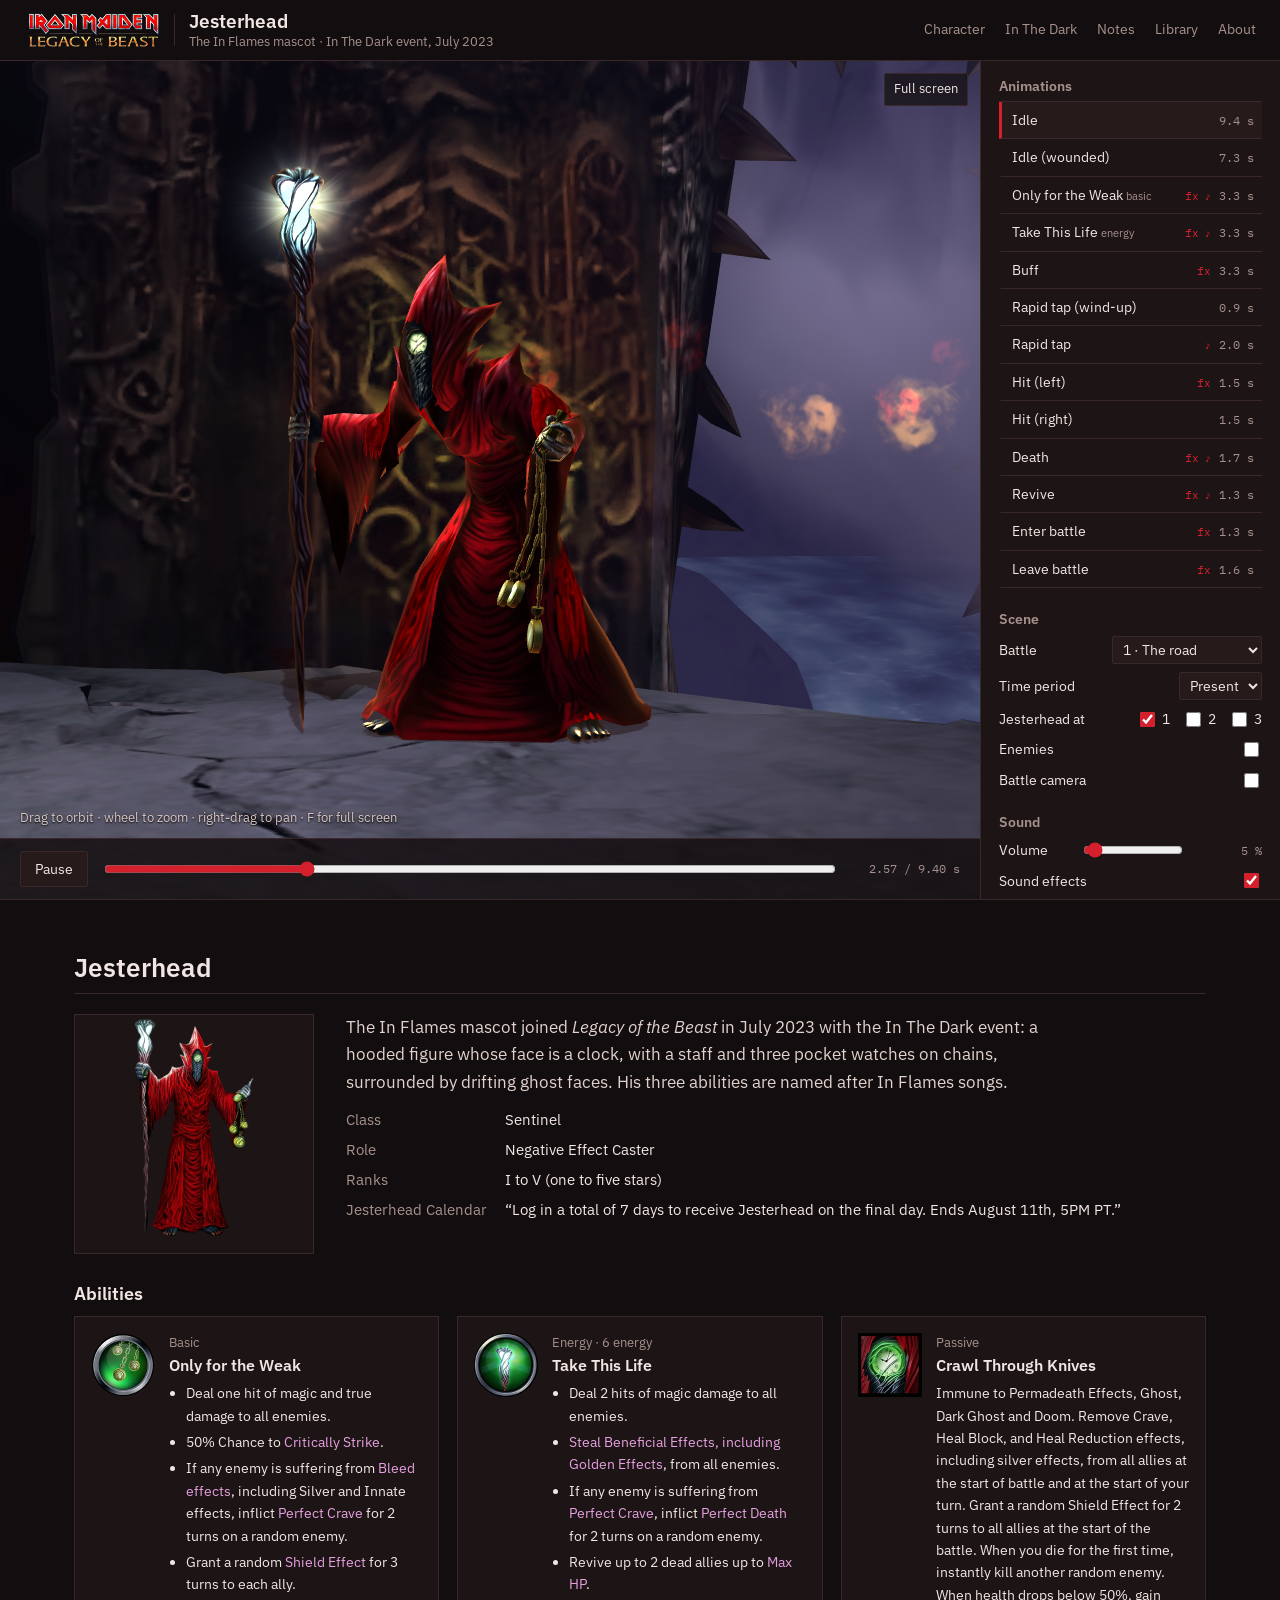
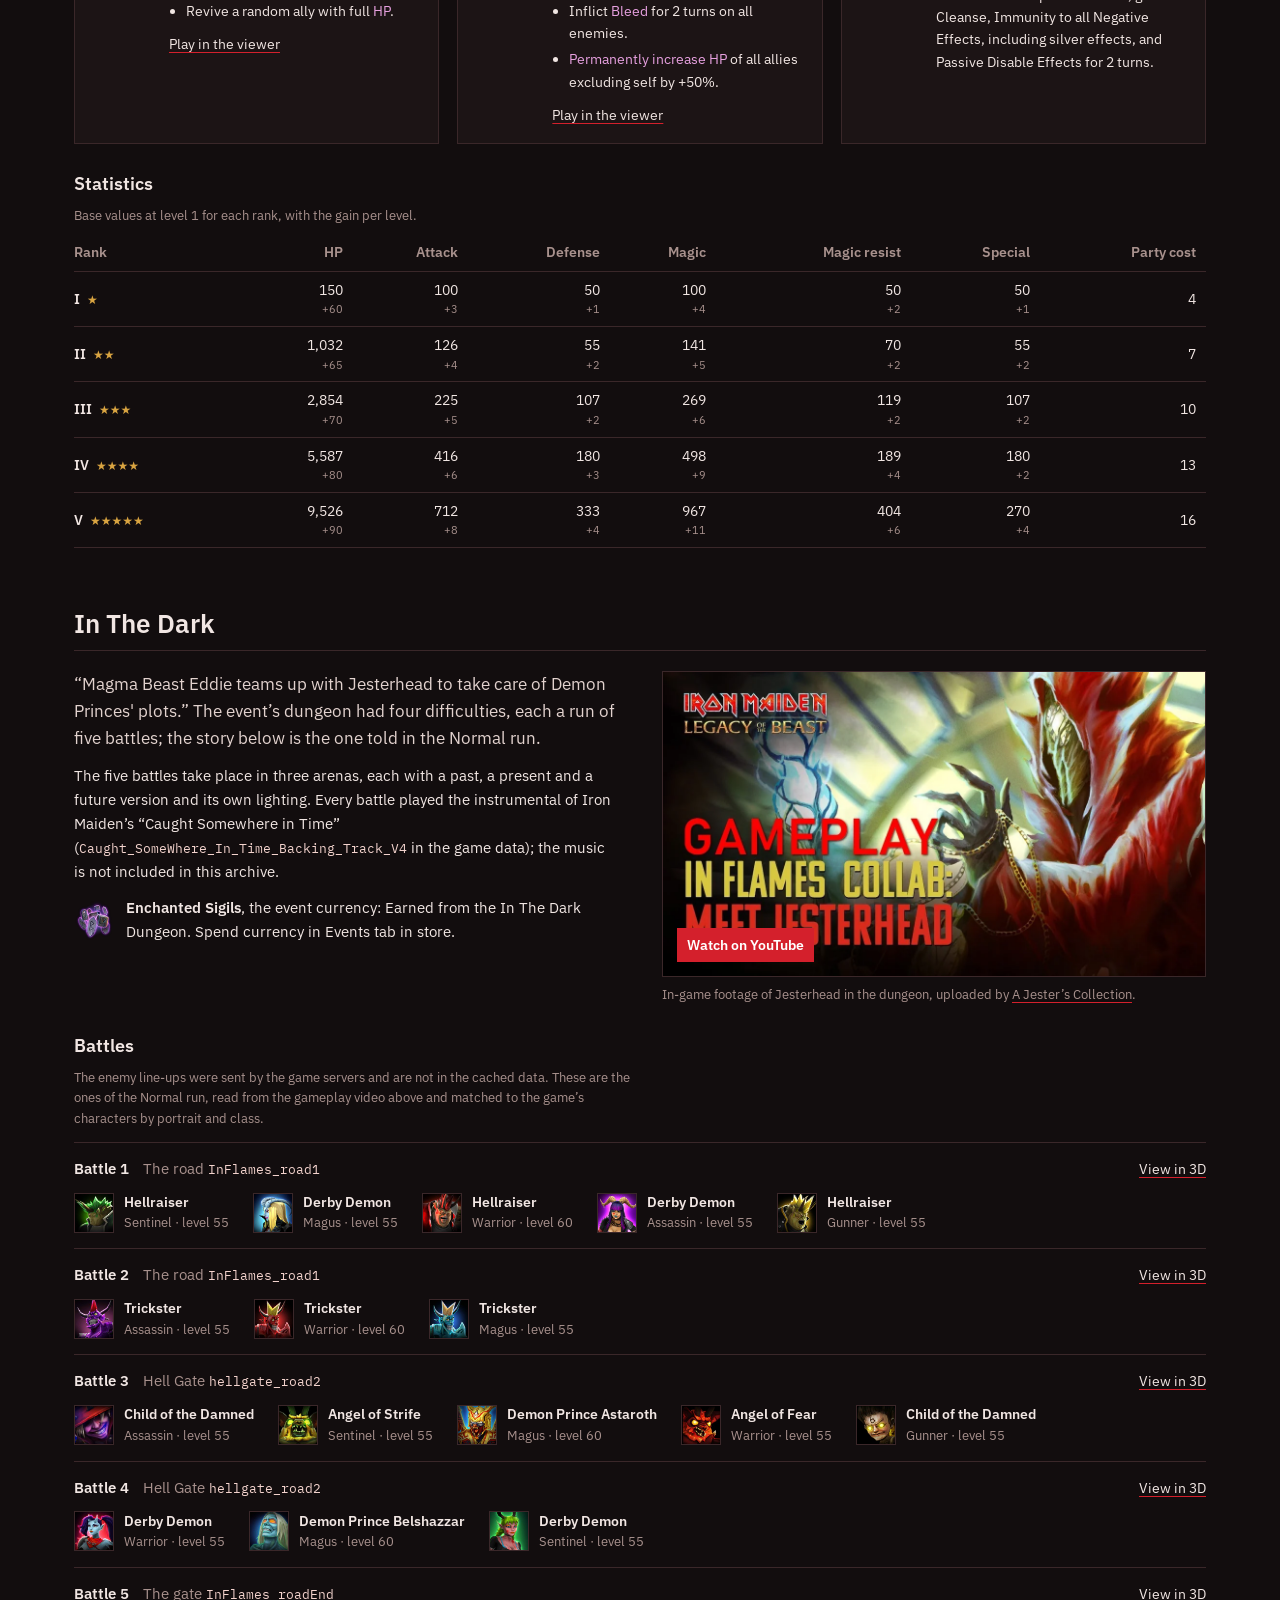
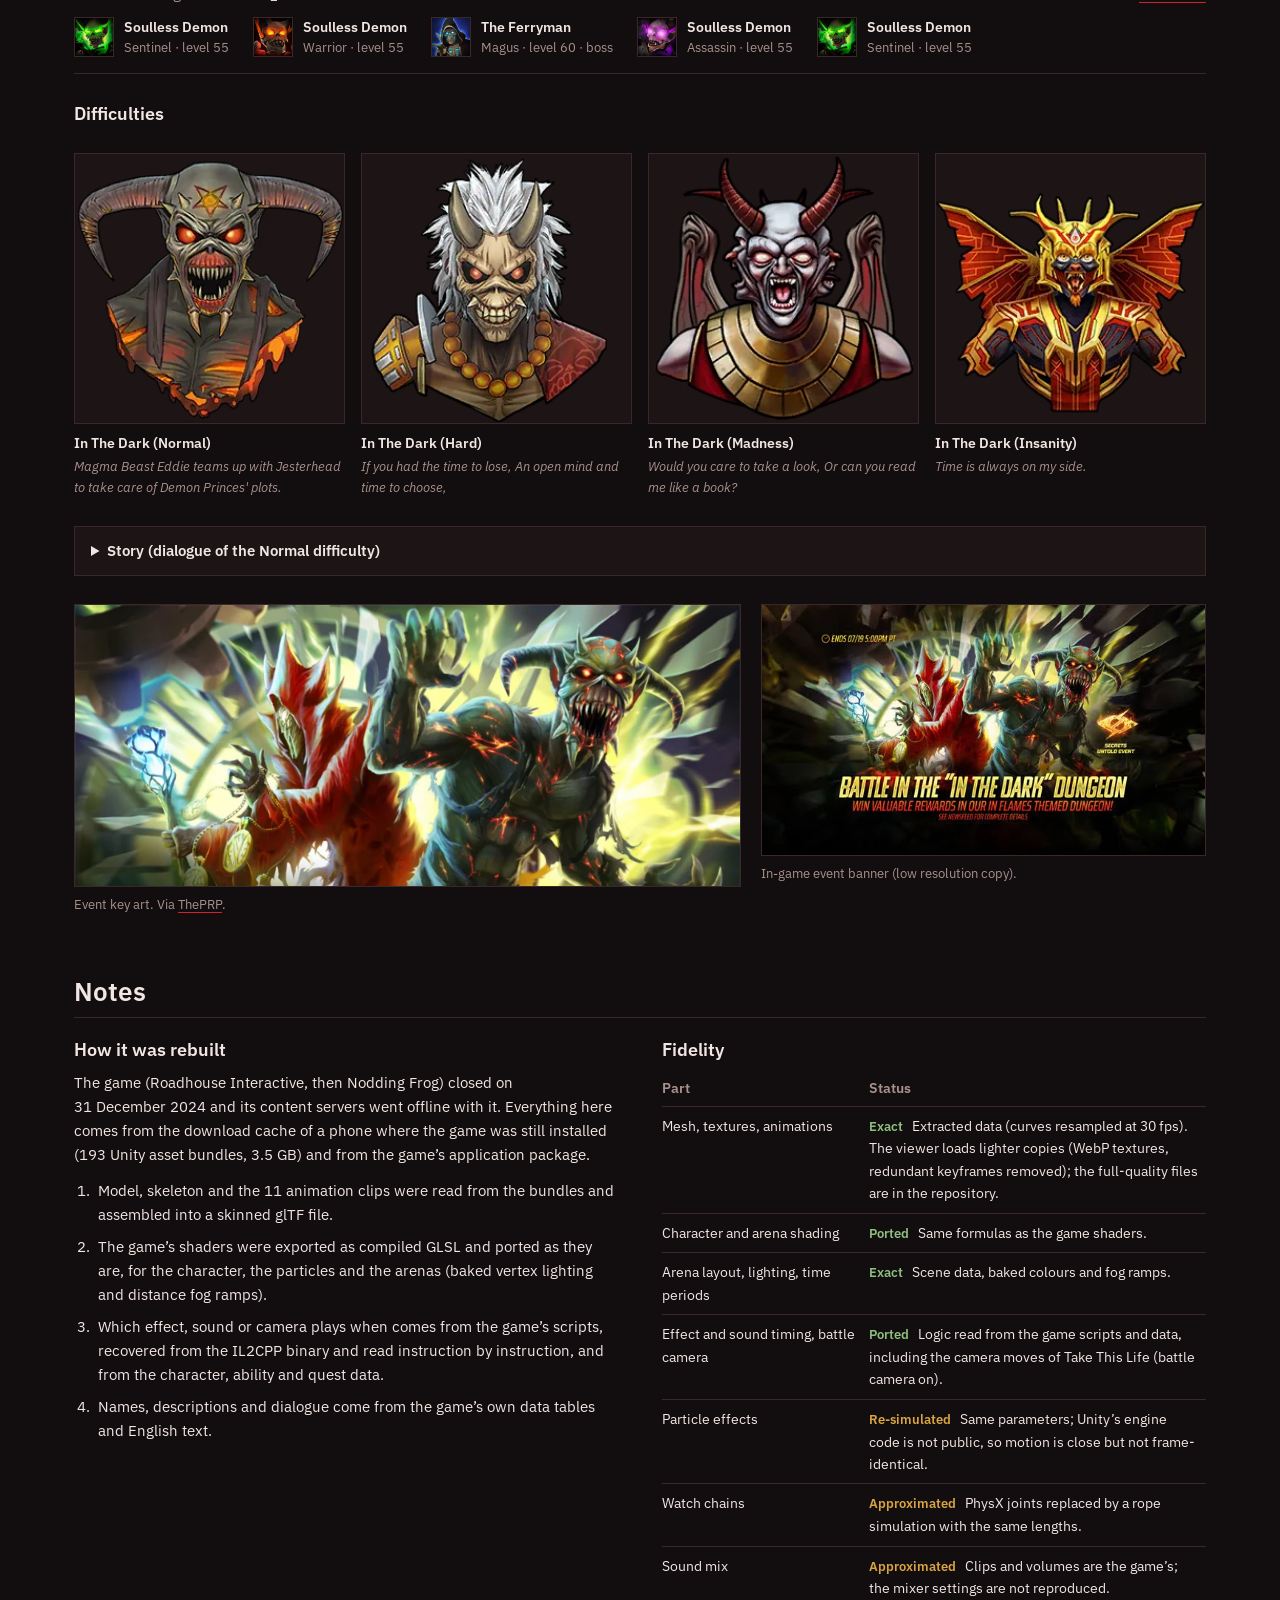
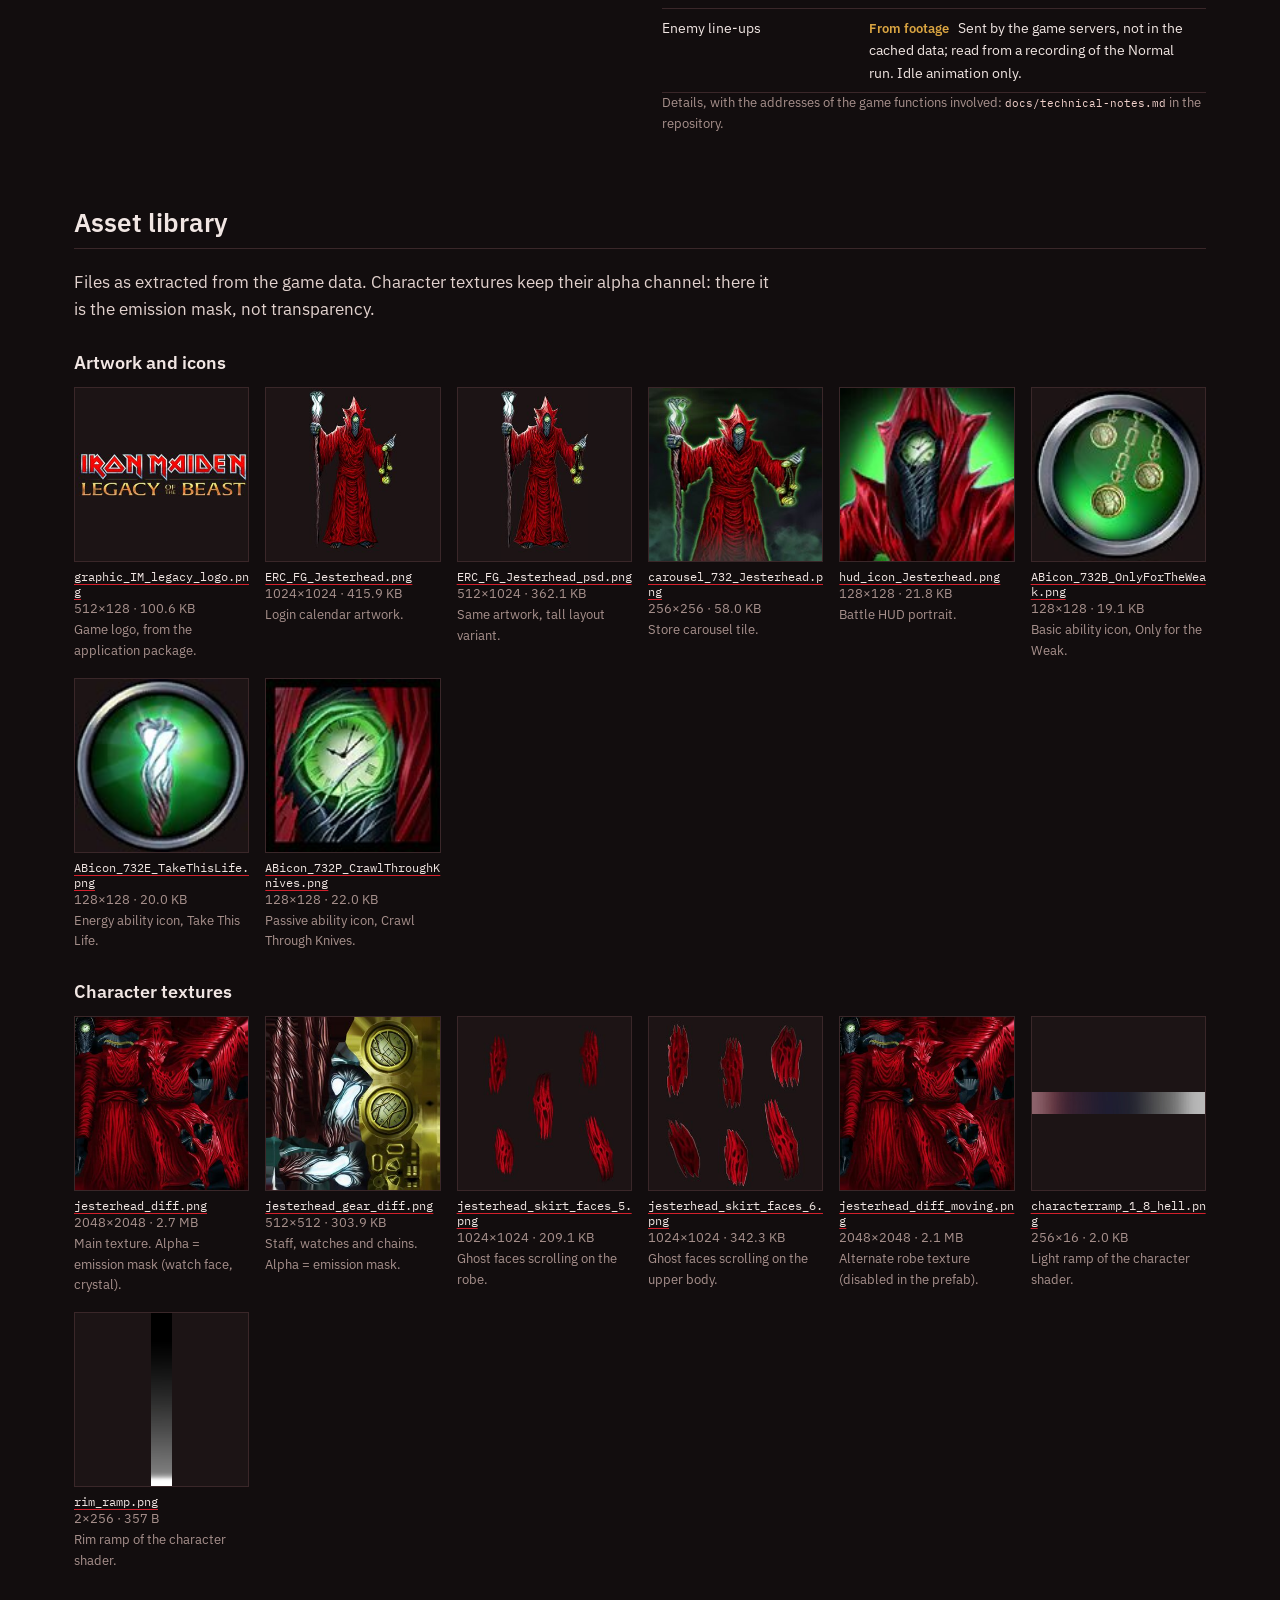
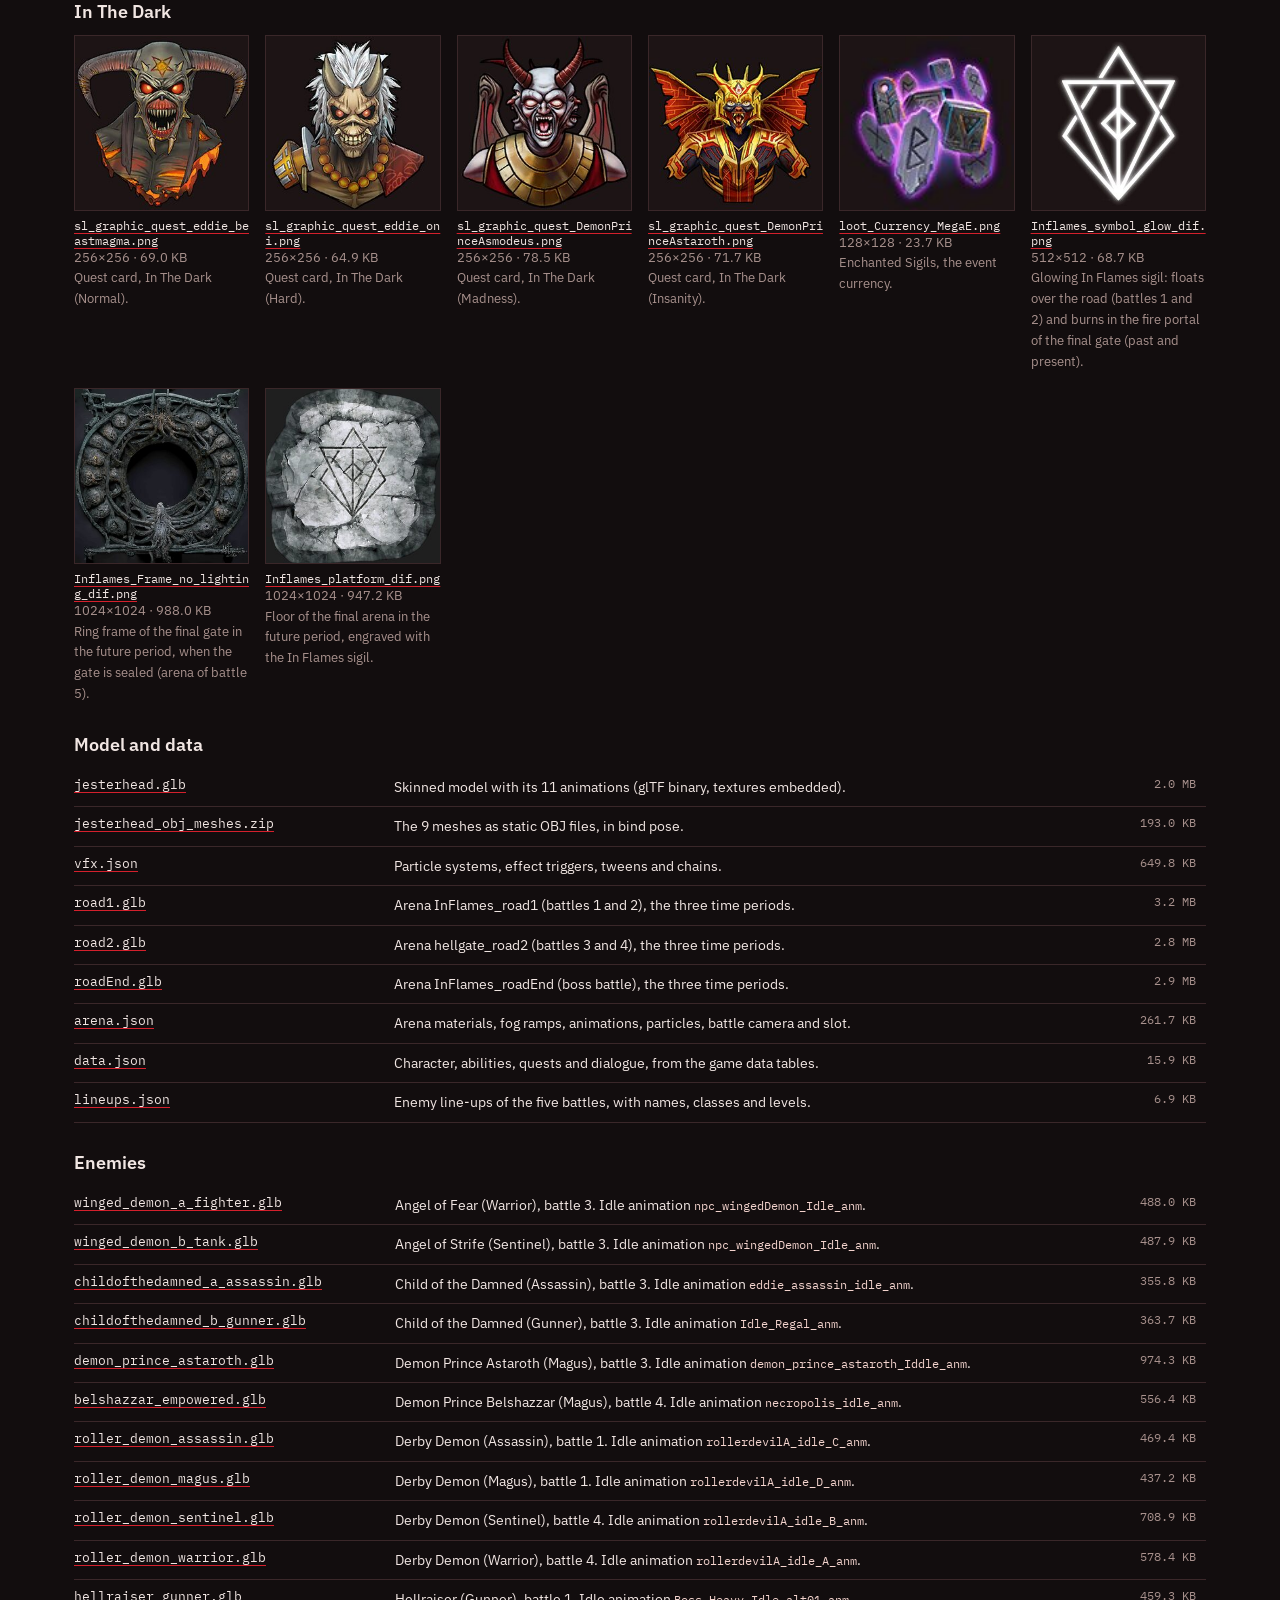
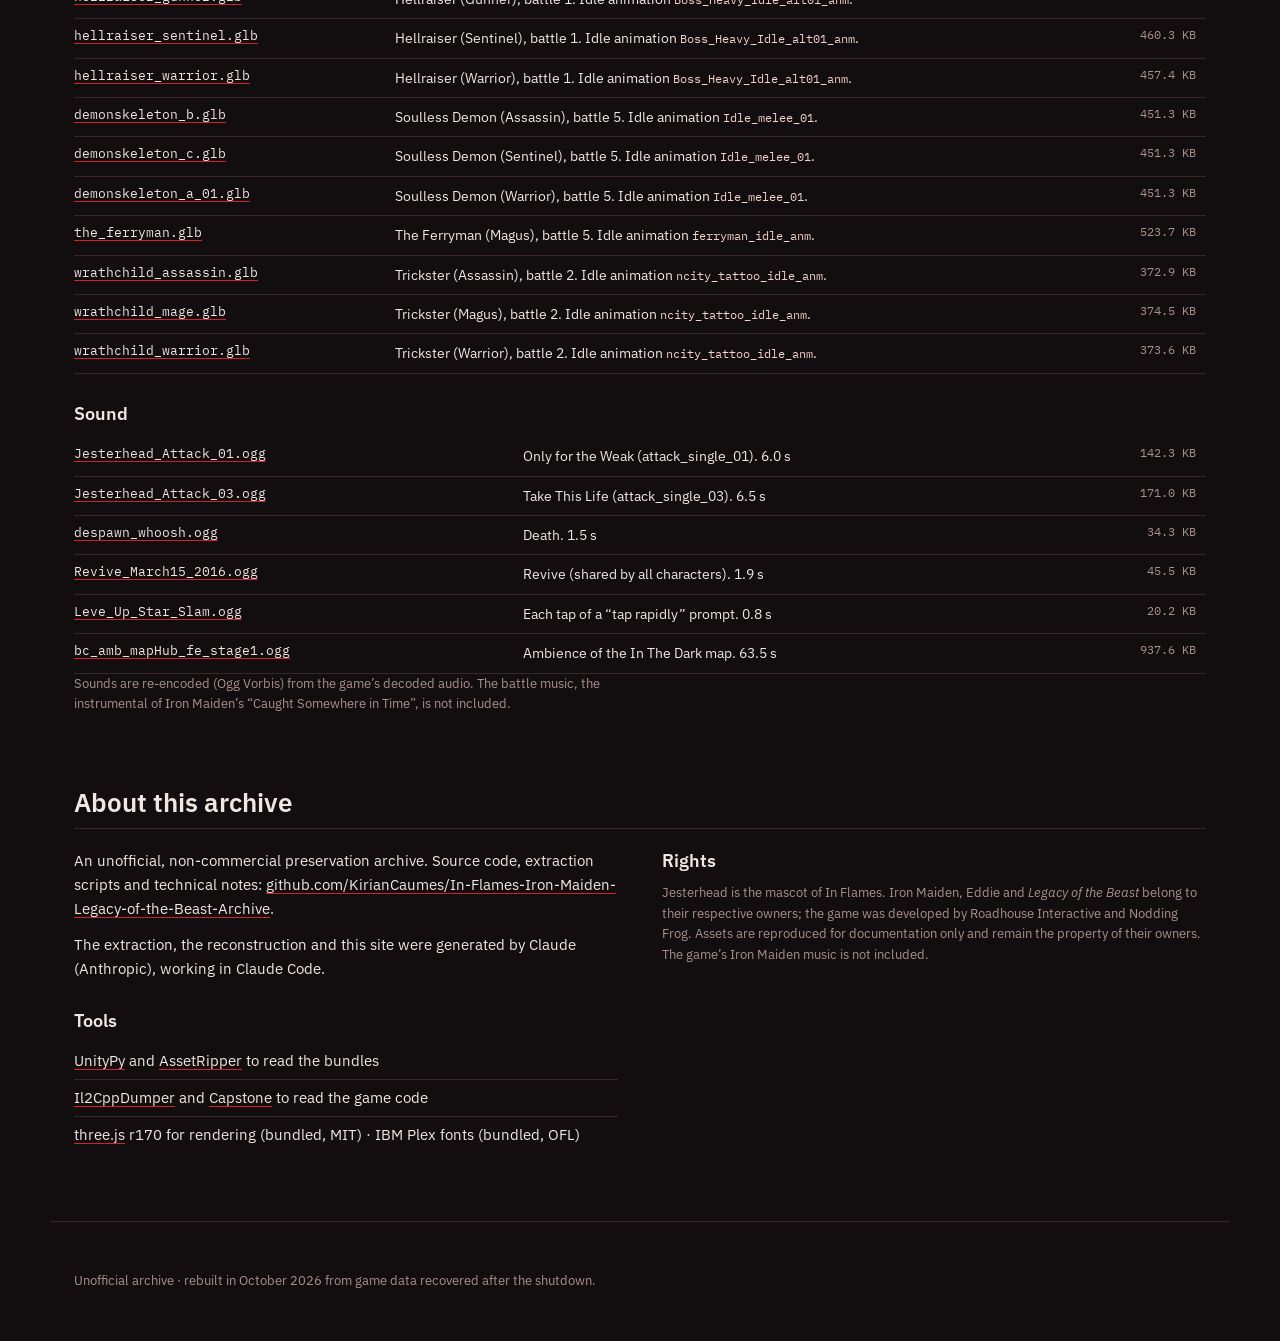
<file: site/index.html>
<!doctype html>
<html lang="en">
<head>
<meta charset="utf-8">
<meta name="viewport" content="width=device-width, initial-scale=1">
<title>Jesterhead Archive</title>
<meta name="description" content="Jesterhead, the In Flames mascot, in Iron Maiden: Legacy of the Beast (“In The Dark” event, July 2023): model, animations, effects, sounds, battle arenas and story, recovered after the game shut down.">
<link rel="canonical" href="https://kiriancaumes.github.io/In-Flames-Iron-Maiden-Legacy-of-the-Beast-Archive/">
<!-- link previews (Discord, Slack, social networks): absolute URLs, SITE_URL in tools/build_site.py -->
<meta name="theme-color" content="#d4202c">
<meta property="og:type" content="website">
<meta property="og:site_name" content="Jesterhead Archive">
<meta property="og:title" content="Jesterhead in Iron Maiden: Legacy of the Beast">
<meta property="og:description" content="The In Flames mascot from the “In The Dark” event (July 2023), rebuilt from game data after the shutdown: 3D viewer with his animations, effects and sounds, the battle arenas, the enemies and the story.">
<meta property="og:url" content="https://kiriancaumes.github.io/In-Flames-Iron-Maiden-Legacy-of-the-Beast-Archive/">
<meta property="og:image" content="https://kiriancaumes.github.io/In-Flames-Iron-Maiden-Legacy-of-the-Beast-Archive/assets/social-preview.jpg">
<meta property="og:image:type" content="image/jpeg">
<meta property="og:image:width" content="1200">
<meta property="og:image:height" content="630">
<meta property="og:image:alt" content="Jesterhead, a hooded figure with a clock for a face, in the 3D viewer">
<meta name="twitter:card" content="summary_large_image">
<link rel="icon" href="assets/library/thumbs/hud_icon_Jesterhead.jpg">
<link rel="preload" href="fonts/ibm-plex-sans-latin-400-normal.woff2" as="font" type="font/woff2" crossorigin>
<link rel="preload" href="assets/model/jesterhead.glb" as="fetch" crossorigin>
<link rel="stylesheet" href="css/style.css">
<script type="importmap">
{ "imports": { "three": "./vendor/three/three.module.min.js", "three/addons/": "./vendor/three/addons/" } }
</script>
<link rel="modulepreload" href="vendor/three/three.module.min.js">
<link rel="modulepreload" href="vendor/three/addons/loaders/GLTFLoader.js">
<link rel="modulepreload" href="vendor/three/addons/utils/BufferGeometryUtils.js">
<link rel="modulepreload" href="vendor/three/addons/controls/OrbitControls.js">
<link rel="modulepreload" href="vendor/three/addons/utils/SkeletonUtils.js">
<link rel="modulepreload" href="js/main.js">
<link rel="modulepreload" href="js/jester.js">
<link rel="modulepreload" href="js/character.js">
<link rel="modulepreload" href="js/particles.js">
<link rel="modulepreload" href="js/chains.js">
<link rel="modulepreload" href="js/curves.js">
<link rel="modulepreload" href="js/arena.js">
<link rel="modulepreload" href="js/npc.js">
<link rel="modulepreload" href="js/audio.js">
<script type="application/json" id="file-sizes">{"model/jesterhead.glb":2095776,"arena/road1.glb":3392252,"arena/road2.glb":2900432,"arena/roadEnd.glb":3086776}</script>
<script type="module" src="js/main.js"></script>
</head>
<body>
<header class="masthead">
  <div class="bar">
    <div class="brand">
      <img class="logo" src="assets/library/graphic_IM_legacy_logo.webp" alt="Iron Maiden: Legacy of the Beast" width="136" height="34">
      <span class="sep" aria-hidden="true"></span>
      <div class="title">
        <h1>Jesterhead</h1>
        <p class="kicker">The In Flames mascot &middot; In The Dark event, July 2023</p>
      </div>
    </div>
    <nav aria-label="Sections">
      <a href="#jesterhead">Character</a><a href="#in-the-dark">In The Dark</a><a href="#notes">Notes</a><a href="#library">Library</a><a href="#about">About</a>
    </nav>
  </div>
</header>

<main>
<section id="viewer" class="viewer" aria-label="3D viewer">
  <div class="stage">
    <div id="lightfx" aria-hidden="true"></div>
    <canvas id="c"></canvas>
    <p id="status" class="status">Loading model…</p>
    <p class="hint">Drag to orbit &middot; wheel to zoom &middot; right-drag to pan &middot; F for full screen</p>
    <button id="fullscreen" class="fs" type="button" aria-pressed="false">Full screen</button>
    <div class="transport">
      <button id="play" type="button">Pause</button>
      <input id="scrub" type="range" min="0" max="1000" value="0" aria-label="Timeline">
      <span class="time" id="time">0.00 / 0.00 s</span>
    </div>
  </div>
  <aside class="panel">
    <h2 class="label">Animations</h2>
    <div class="anims" id="anims"></div>
    <p class="note" id="travel" hidden>This animation moves the character several metres (he walks in or out of the battlefield).
      &ldquo;Keep centred&rdquo; follows him; untick it to see the real displacement.</p>
    <h2 class="label">Scene</h2>
    <label class="opt"><span>Battle</span>
      <select id="battle"><option value="">None (no arena)</option><option value="1" data-arena="road1" selected>1 &middot; The road</option><option value="2" data-arena="road1">2 &middot; The road</option><option value="3" data-arena="road2">3 &middot; Hell Gate</option><option value="4" data-arena="road2">4 &middot; Hell Gate</option><option value="5" data-arena="roadEnd">5 &middot; The gate (boss)</option></select></label>
    <label class="opt"><span>Time period</span>
      <select id="period"><option value="past">Past</option><option value="present" selected>Present</option><option value="future">Future</option></select></label>
    <div class="opt"><span>Jesterhead at</span><span class="slots" role="group" aria-label="Jesterhead positions">
      <label title="ForwardSlot"><input type="checkbox" name="slot" value="ForwardSlot" checked>1</label>
      <label title="LeftSlot"><input type="checkbox" name="slot" value="LeftSlot">2</label>
      <label title="RightSlot"><input type="checkbox" name="slot" value="RightSlot">3</label></span></div>
    <label class="opt"><span>Enemies</span><input id="enemies" type="checkbox"></label>
    <label class="opt"><span>Battle camera</span><input id="battlecam" type="checkbox"></label>
    <p class="note" id="arena-status" hidden></p>
    <h2 class="label">Sound</h2>
    <label class="opt"><span>Volume</span><input id="volume" type="range" min="0" max="100" step="1" value="5"><output id="volumev">5 %</output></label>
    <label class="opt"><span>Sound effects</span><input id="sfx" type="checkbox" checked></label>
    <h2 class="label">Display</h2>
    <label class="opt"><span>Speed</span><input id="speed" type="range" min="0.1" max="2" step="0.05" value="1"><output id="speedv">1.00×</output></label>
    <label class="opt"><span>Loop</span><input id="loop" type="checkbox" checked></label>
    <label class="opt"><span>Particle effects</span><input id="fx" type="checkbox" checked></label>
    <label class="opt"><span>Watch-chain physics</span><input id="physics" type="checkbox" checked></label>
    <label class="opt"><span>Ghost faces</span><input id="faces" type="checkbox" checked></label>
    <label class="opt"><span>Keep centred (enter / leave / revive)</span><input id="inplace" type="checkbox" checked></label>
    <label class="opt"><span>Controls legend</span><input id="legend" type="checkbox" checked></label>
    <label class="opt"><span>Auto-rotate</span><input id="spin" type="checkbox"></label>
    <label class="opt"><span>Wireframe</span><input id="wire" type="checkbox"></label>
    <button id="reset" type="button" class="wide">Reset camera</button>
  </aside>
</section>

<section id="jesterhead" class="wrap doc">
  <h2>Jesterhead</h2>
  <div class="profile">
    <img class="portrait" src="assets/web/ERC_FG_Jesterhead.webp" alt="Jesterhead, login calendar artwork" width="600" height="600" loading="lazy">
    <div>
      <p class="lead">The In Flames mascot joined <i>Legacy of the Beast</i> in July 2023 with the In The Dark event: a hooded
        figure whose face is a clock, with a staff and three pocket watches on chains, surrounded by drifting ghost faces.
        His three abilities are named after In Flames songs.</p>
      <dl class="facts">
        <dt>Class</dt><dd>Sentinel</dd>
        <dt>Role</dt><dd>Negative Effect Caster</dd>
        <dt>Ranks</dt><dd>I to V (one to five stars)</dd>
        <dt>Jesterhead Calendar</dt><dd>&ldquo;Log in a total of 7 days to receive Jesterhead on the final day. Ends August 11th, 5PM PT.&rdquo;</dd>
      </dl>
    </div>
  </div>
  <h3>Abilities</h3>
  <div class="abilities">
    <article class="ability">
      <img src="assets/web/ABicon_732B_OnlyForTheWeak.webp" alt="" width="96" height="96" loading="lazy">
      <div><p class="meta">Basic</p><h4>Only for the Weak</h4><ul class="bullets"><li>Deal one hit of magic and true damage to all enemies.</li><li>50% Chance to <span class="kw">Critically Strike</span>.</li><li>If any enemy is suffering from <span class="kw">Bleed effects</span>, including Silver and Innate effects, inflict <span class="kw">Perfect Crave</span> for 2 turns on a random enemy.</li><li>Grant a random <span class="kw">Shield Effect</span> for 3 turns to each ally.</li><li>Revive a random ally with full <span class="kw">HP</span>.</li></ul><button type="button" class="link" data-play="attack">Play in the viewer</button></div>
    </article><article class="ability">
      <img src="assets/web/ABicon_732E_TakeThisLife.webp" alt="" width="96" height="96" loading="lazy">
      <div><p class="meta">Energy &middot; 6 energy</p><h4>Take This Life</h4><ul class="bullets"><li>Deal 2 hits of magic damage to all enemies.</li><li><span class="kw">Steal Beneficial Effects, including Golden Effects</span>, from all enemies.</li><li>If any enemy is suffering from <span class="kw">Perfect Crave</span>, inflict <span class="kw">Perfect Death</span> for 2 turns on a random enemy.</li><li>Revive up to 2 dead allies up to <span class="kw">Max HP</span>.</li><li>Inflict <span class="kw">Bleed</span> for 2 turns on all enemies.</li><li><span class="kw">Permanently increase HP</span> of all allies excluding self by +50%.</li></ul><button type="button" class="link" data-play="energy">Play in the viewer</button></div>
    </article><article class="ability">
      <img src="assets/web/ABicon_732P_CrawlThroughKnives.webp" alt="" width="96" height="96" loading="lazy">
      <div><p class="meta">Passive</p><h4>Crawl Through Knives</h4><p>Immune to Permadeath Effects, Ghost, Dark Ghost and Doom. Remove Crave, Heal Block, and Heal Reduction effects, including silver effects, from all allies at the start of battle and at the start of your turn. Grant a random Shield Effect for 2 turns to all allies at the start of the battle. When you die for the first time, instantly kill another random enemy. When health drops below 50%, gain Cleanse, Immunity to all Negative Effects, including silver effects, and Passive Disable Effects for 2 turns.</p></div>
    </article>
  </div>
  <h3>Statistics</h3>
  <div class="table-scroll">
  <table class="stats">
    <caption>Base values at level 1 for each rank, with the gain per level.</caption>
    <thead><tr><th scope="col">Rank</th><th scope="col">HP</th><th scope="col">Attack</th><th scope="col">Defense</th>
      <th scope="col">Magic</th><th scope="col">Magic resist</th><th scope="col">Special</th><th scope="col">Party cost</th></tr></thead>
    <tbody><tr><th scope="row">I <span class="stars" aria-label="1 stars">★</span></th><td>150<small>+60</small></td><td>100<small>+3</small></td><td>50<small>+1</small></td><td>100<small>+4</small></td><td>50<small>+2</small></td><td>50<small>+1</small></td><td>4</td></tr><tr><th scope="row">II <span class="stars" aria-label="2 stars">★★</span></th><td>1,032<small>+65</small></td><td>126<small>+4</small></td><td>55<small>+2</small></td><td>141<small>+5</small></td><td>70<small>+2</small></td><td>55<small>+2</small></td><td>7</td></tr><tr><th scope="row">III <span class="stars" aria-label="3 stars">★★★</span></th><td>2,854<small>+70</small></td><td>225<small>+5</small></td><td>107<small>+2</small></td><td>269<small>+6</small></td><td>119<small>+2</small></td><td>107<small>+2</small></td><td>10</td></tr><tr><th scope="row">IV <span class="stars" aria-label="4 stars">★★★★</span></th><td>5,587<small>+80</small></td><td>416<small>+6</small></td><td>180<small>+3</small></td><td>498<small>+9</small></td><td>189<small>+4</small></td><td>180<small>+2</small></td><td>13</td></tr><tr><th scope="row">V <span class="stars" aria-label="5 stars">★★★★★</span></th><td>9,526<small>+90</small></td><td>712<small>+8</small></td><td>333<small>+4</small></td><td>967<small>+11</small></td><td>404<small>+6</small></td><td>270<small>+4</small></td><td>16</td></tr></tbody>
  </table>
  </div>
</section>

<section id="in-the-dark" class="wrap doc">
  <h2>In The Dark</h2>
  <div class="cols">
    <div>
      <p class="lead">&ldquo;Magma Beast Eddie teams up with Jesterhead to take care of Demon Princes&#x27; plots.&rdquo; The event&rsquo;s dungeon had four difficulties, each a run of five
        battles; the story below is the one told in the Normal run.</p>
      <p>The five battles take place in three arenas, each with a past, a present and a future version and its own
        lighting. Every battle played the instrumental of Iron Maiden&rsquo;s &ldquo;Caught Somewhere in Time&rdquo;
        (<code>Caught_SomeWhere_In_Time_Backing_Track_V4</code> in the game data); the music is not included in this archive.</p>
      <p class="currency"><img src="assets/web/loot_Currency_MegaE.webp" alt="" width="40" height="40" loading="lazy">
        <span><b>Enchanted Sigils</b>, the event currency: Earned from the In The Dark Dungeon. Spend currency in Events tab in store.</span></p>
    </div>
    <figure class="video">
      <a href="https://www.youtube.com/watch?v=lcOZMtM2nto" rel="noopener" target="_blank">
        <img src="assets/web/video-thumbnail.webp" alt="Video: In Flames/Legacy of the Beast, In The Dark, Jesterhead gameplay" width="1120" height="630" loading="lazy">
        <span class="play-badge">Watch on YouTube</span>
      </a>
      <figcaption>In-game footage of Jesterhead in the dungeon, uploaded by
        <a href="https://www.youtube.com/@jesters_collection" rel="noopener" target="_blank">A Jester&rsquo;s Collection</a>.</figcaption>
    </figure>
  </div>
  <h3>Battles</h3>
  <p class="small">The enemy line-ups were sent by the game servers and are not in the cached data. These are the ones
    of the Normal run, read from the gameplay video above and matched to the game&rsquo;s characters by portrait and class.</p>
  <ol class="battles"><li class="battle">
      <div class="bhead"><h4>Battle 1</h4><span>The road <code>InFlames_road1</code></span>
        <button type="button" class="link" data-battle="1">View in 3D</button></div>
      <ul class="foes"><li><img src="assets/enemies/icons/hellraiser_sentinel.jpg" alt="" width="40" height="40" loading="lazy"><span><b>Hellraiser</b><small>Sentinel &middot; level 55</small></span></li><li><img src="assets/enemies/icons/roller_demon_magus.jpg" alt="" width="40" height="40" loading="lazy"><span><b>Derby Demon</b><small>Magus &middot; level 55</small></span></li><li><img src="assets/enemies/icons/hellraiser_warrior.jpg" alt="" width="40" height="40" loading="lazy"><span><b>Hellraiser</b><small>Warrior &middot; level 60</small></span></li><li><img src="assets/enemies/icons/roller_demon_assassin.jpg" alt="" width="40" height="40" loading="lazy"><span><b>Derby Demon</b><small>Assassin &middot; level 55</small></span></li><li><img src="assets/enemies/icons/hellraiser_gunner.jpg" alt="" width="40" height="40" loading="lazy"><span><b>Hellraiser</b><small>Gunner &middot; level 55</small></span></li></ul>
    </li><li class="battle">
      <div class="bhead"><h4>Battle 2</h4><span>The road <code>InFlames_road1</code></span>
        <button type="button" class="link" data-battle="2">View in 3D</button></div>
      <ul class="foes"><li><img src="assets/enemies/icons/wrathchild_assassin.jpg" alt="" width="40" height="40" loading="lazy"><span><b>Trickster</b><small>Assassin &middot; level 55</small></span></li><li><img src="assets/enemies/icons/wrathchild_warrior.jpg" alt="" width="40" height="40" loading="lazy"><span><b>Trickster</b><small>Warrior &middot; level 60</small></span></li><li><img src="assets/enemies/icons/wrathchild_mage.jpg" alt="" width="40" height="40" loading="lazy"><span><b>Trickster</b><small>Magus &middot; level 55</small></span></li></ul>
    </li><li class="battle">
      <div class="bhead"><h4>Battle 3</h4><span>Hell Gate <code>hellgate_road2</code></span>
        <button type="button" class="link" data-battle="3">View in 3D</button></div>
      <ul class="foes"><li><img src="assets/enemies/icons/childofthedamned_a_assassin.jpg" alt="" width="40" height="40" loading="lazy"><span><b>Child of the Damned</b><small>Assassin &middot; level 55</small></span></li><li><img src="assets/enemies/icons/winged_demon_b_tank.jpg" alt="" width="40" height="40" loading="lazy"><span><b>Angel of Strife</b><small>Sentinel &middot; level 55</small></span></li><li><img src="assets/enemies/icons/demon_prince_astaroth.jpg" alt="" width="40" height="40" loading="lazy"><span><b>Demon Prince Astaroth</b><small>Magus &middot; level 60</small></span></li><li><img src="assets/enemies/icons/winged_demon_a_fighter.jpg" alt="" width="40" height="40" loading="lazy"><span><b>Angel of Fear</b><small>Warrior &middot; level 55</small></span></li><li><img src="assets/enemies/icons/childofthedamned_b_gunner.jpg" alt="" width="40" height="40" loading="lazy"><span><b>Child of the Damned</b><small>Gunner &middot; level 55</small></span></li></ul>
    </li><li class="battle">
      <div class="bhead"><h4>Battle 4</h4><span>Hell Gate <code>hellgate_road2</code></span>
        <button type="button" class="link" data-battle="4">View in 3D</button></div>
      <ul class="foes"><li><img src="assets/enemies/icons/roller_demon_warrior.jpg" alt="" width="40" height="40" loading="lazy"><span><b>Derby Demon</b><small>Warrior &middot; level 55</small></span></li><li><img src="assets/enemies/icons/belshazzar_empowered.jpg" alt="" width="40" height="40" loading="lazy"><span><b>Demon Prince Belshazzar</b><small>Magus &middot; level 60</small></span></li><li><img src="assets/enemies/icons/roller_demon_sentinel.jpg" alt="" width="40" height="40" loading="lazy"><span><b>Derby Demon</b><small>Sentinel &middot; level 55</small></span></li></ul>
    </li><li class="battle">
      <div class="bhead"><h4>Battle 5</h4><span>The gate <code>InFlames_roadEnd</code></span>
        <button type="button" class="link" data-battle="5">View in 3D</button></div>
      <ul class="foes"><li><img src="assets/enemies/icons/demonskeleton_c.jpg" alt="" width="40" height="40" loading="lazy"><span><b>Soulless Demon</b><small>Sentinel &middot; level 55</small></span></li><li><img src="assets/enemies/icons/demonskeleton_a_01.jpg" alt="" width="40" height="40" loading="lazy"><span><b>Soulless Demon</b><small>Warrior &middot; level 55</small></span></li><li><img src="assets/enemies/icons/the_ferryman.jpg" alt="" width="40" height="40" loading="lazy"><span><b>The Ferryman</b><small>Magus &middot; level 60 &middot; boss</small></span></li><li><img src="assets/enemies/icons/demonskeleton_b.jpg" alt="" width="40" height="40" loading="lazy"><span><b>Soulless Demon</b><small>Assassin &middot; level 55</small></span></li><li><img src="assets/enemies/icons/demonskeleton_c.jpg" alt="" width="40" height="40" loading="lazy"><span><b>Soulless Demon</b><small>Sentinel &middot; level 55</small></span></li></ul>
    </li></ol>
  <h3>Difficulties</h3>
  <div class="quests"><figure class="quest">
      <img src="assets/web/sl_graphic_quest_eddie_beastmagma.webp" alt="" width="256" height="256" loading="lazy">
      <figcaption><b>In The Dark (Normal)</b><em>Magma Beast Eddie teams up with Jesterhead to take care of Demon Princes&#x27; plots.</em></figcaption>
    </figure><figure class="quest">
      <img src="assets/web/sl_graphic_quest_eddie_oni.webp" alt="" width="256" height="256" loading="lazy">
      <figcaption><b>In The Dark (Hard)</b><em>If you had the time to lose, An open mind and time to choose,</em></figcaption>
    </figure><figure class="quest">
      <img src="assets/web/sl_graphic_quest_DemonPrinceAsmodeus.webp" alt="" width="256" height="256" loading="lazy">
      <figcaption><b>In The Dark (Madness)</b><em>Would you care to take a look, Or can you read me like a book?</em></figcaption>
    </figure><figure class="quest">
      <img src="assets/web/sl_graphic_quest_DemonPrinceAstaroth.webp" alt="" width="256" height="256" loading="lazy">
      <figcaption><b>In The Dark (Insanity)</b><em>Time is always on my side.</em></figcaption>
    </figure></div>
  <details class="story">
    <summary>Story (dialogue of the Normal difficulty)</summary>
    <div class="scene"><h4>Battle 1, before the fight</h4><div class="line left"><img src="assets/event/img/portraits/hud_icon_Jesterhead.jpg" alt="" width="44" height="44" loading="lazy"><p><b>Jesterhead</b> What an intriguing place. There is nowhere else to go, nothing above and nothing below.</p></div><div class="line left"><img src="assets/event/img/portraits/hud_icon_eddie_tourbeastmagma.jpg" alt="" width="44" height="44" loading="lazy"><p><b>Magma Beast Eddie</b> Pffffst. Hsssst.</p></div><div class="line left"><img src="assets/event/img/portraits/hud_icon_Jesterhead.jpg" alt="" width="44" height="44" loading="lazy"><p><b>Jesterhead</b> Of course, I figure that your request at this time to lock down the gate means one thing.</p></div><div class="line left"><img src="assets/event/img/portraits/hud_icon_Jesterhead.jpg" alt="" width="44" height="44" loading="lazy"><p><b>Jesterhead</b> You’re ready to show everyone that the condemned are here to stay.</p></div><div class="line right"><img src="assets/event/img/portraits/hud_icon_NCP_hellraiser_purple.jpg" alt="" width="44" height="44" loading="lazy"><p><b>Hellraiser</b> We know of your plans, usurper! We’re not letting you near the gate!</p></div><div class="line left"><img src="assets/event/img/portraits/hud_icon_Jesterhead.jpg" alt="" width="44" height="44" loading="lazy"><p><b>Jesterhead</b> These are your last words. Trust me, you cannot stop the inevitable.</p></div></div><div class="scene"><h4>Battle 1, after the fight</h4><div class="line left"><img src="assets/event/img/portraits/hud_icon_Jesterhead.jpg" alt="" width="44" height="44" loading="lazy"><p><b>Jesterhead</b> With that trivial disruption settled, we shall continue to the gate. I wonder if it’s the same as the others I’ve seen on my… travels.</p></div><div class="line left"><img src="assets/event/img/portraits/hud_icon_eddie_tourbeastmagma.jpg" alt="" width="44" height="44" loading="lazy"><p><b>Magma Beast Eddie</b> Grssst.</p></div></div><div class="scene"><h4>Battle 3, before the fight</h4><div class="line right"><img src="assets/event/img/portraits/hud_icon_DemonPrinceAstaroth.jpg" alt="" width="44" height="44" loading="lazy"><p><b>Demon Prince Astaroth</b> Just as I was calling for reinforcements, you just had to show up. The timing is almost too perfect for you.</p></div><div class="line left"><img src="assets/event/img/portraits/hud_icon_Jesterhead.jpg" alt="" width="44" height="44" loading="lazy"><p><b>Jesterhead</b> The timing <em>was</em> perfect, actually. Thanks to me, time is always on my side.</p></div><div class="line right"><img src="assets/event/img/portraits/hud_icon_DemonPrinceAstaroth.jpg" alt="" width="44" height="44" loading="lazy"><p><b>Demon Prince Astaroth</b> Your defiance is equally as astonishing as it is meaningless. To think that you would even attempt to close the eternal gate. Ludicrous!</p></div><div class="line left"><img src="assets/event/img/portraits/hud_icon_Jesterhead.jpg" alt="" width="44" height="44" loading="lazy"><p><b>Jesterhead</b> Enough idle chatter, demon. You’ll make us late. Let’s continue our path, Eddie.</p></div></div><div class="scene"><h4>Battle 3, after the fight</h4><div class="line right"><img src="assets/event/img/portraits/hud_icon_DemonPrinceAstaroth.jpg" alt="" width="44" height="44" loading="lazy"><p><b>Demon Prince Astaroth</b> Damn you, Eddie. You’re a fool if you think you can close off Hell from Purgatory and beyond permanently!</p></div><div class="line left"><img src="assets/event/img/portraits/hud_icon_eddie_tourbeastmagma.jpg" alt="" width="44" height="44" loading="lazy"><p><b>Magma Beast Eddie</b> Jsssspt. Arussptt.</p></div><div class="line right"><img src="assets/event/img/portraits/hud_icon_DemonPrinceAstaroth.jpg" alt="" width="44" height="44" loading="lazy"><p><b>Demon Prince Astaroth</b> With all the lies, the ultimate consequence. We all know what’s the end of this route.</p></div><div class="line left"><img src="assets/event/img/portraits/hud_icon_Jesterhead.jpg" alt="" width="44" height="44" loading="lazy"><p><b>Jesterhead</b> Bah, you’re out of time.</p></div></div><div class="scene"><h4>Battle 5, before the fight</h4><div class="line left"><img src="assets/event/img/portraits/hud_icon_Jesterhead.jpg" alt="" width="44" height="44" loading="lazy"><p><b>Jesterhead</b> This gate has intriguing magic. I can’t tell the beginning from the end at first glance.</p></div><div class="line left"><img src="assets/event/img/portraits/hud_icon_Jesterhead.jpg" alt="" width="44" height="44" loading="lazy"><p><b>Jesterhead</b> I’d be in a pickle if I hadn’t been around the block a time or two.</p></div><div class="line right"><img src="assets/event/img/portraits/hud_icon_ferryman.jpg" alt="" width="44" height="44" loading="lazy"><p><b>The Ferryman</b> Eddie, I figured it wouldn’t be too long before you’d show up here again. You’ve brought a friend? Hehehe.</p></div><div class="line left"><img src="assets/event/img/portraits/hud_icon_eddie_tourbeastmagma.jpg" alt="" width="44" height="44" loading="lazy"><p><b>Magma Beast Eddie</b> Prrrggt. Hsssp.</p></div><div class="line right"><img src="assets/event/img/portraits/hud_icon_ferryman.jpg" alt="" width="44" height="44" loading="lazy"><p><b>The Ferryman</b> Your scheme makes my job a tad difficult, you know? That gate has been opened for eons. It must remain open for all time.</p></div><div class="line left"><img src="assets/event/img/portraits/hud_icon_Jesterhead.jpg" alt="" width="44" height="44" loading="lazy"><p><b>Jesterhead</b> Troublesome. You think you have a choice, but there’s no other way. I’ve experienced the future with Eddie as the ruler.</p></div><div class="line left"><img src="assets/event/img/portraits/hud_icon_Jesterhead.jpg" alt="" width="44" height="44" loading="lazy"><p><b>Jesterhead</b> Even now, shift your thoughts to the future and see a sealed gate.</p></div><div class="line right"><img src="assets/event/img/portraits/hud_icon_ferryman.jpg" alt="" width="44" height="44" loading="lazy"><p><b>The Ferryman</b> There’s gonna be hell to pay if you think I’d let you push your agenda without a fight!</p></div><div class="line left"><img src="assets/event/img/portraits/hud_icon_Jesterhead.jpg" alt="" width="44" height="44" loading="lazy"><p><b>Jesterhead</b> Hey, man. You’ll regret it if you lay your hands on me.</p></div></div><div class="scene"><h4>Battle 5, after the fight</h4><div class="line left"><img src="assets/event/img/portraits/hud_icon_eddie_tourbeastmagma.jpg" alt="" width="44" height="44" loading="lazy"><p><b>Magma Beast Eddie</b> Grssssp. Tssspt.</p></div><div class="line left"><img src="assets/event/img/portraits/hud_icon_Jesterhead.jpg" alt="" width="44" height="44" loading="lazy"><p><b>Jesterhead</b> It’s settled, this is forever. Nowhere to run, there’s no escape. The eternal gate has been sealed. It’s been fun.</p></div><div class="line left"><img src="assets/event/img/portraits/hud_icon_Jesterhead.jpg" alt="" width="44" height="44" loading="lazy"><p><b>Jesterhead</b> To think it was finally my turn to lend a hand after seeing other versions of <em>me</em> help other versions of <em>you</em>.</p></div><div class="line left"><img src="assets/event/img/portraits/hud_icon_eddie_tourbeastmagma.jpg" alt="" width="44" height="44" loading="lazy"><p><b>Magma Beast Eddie</b> Fssst. Fssst. Gruuuh.</p></div><div class="line left"><img src="assets/event/img/portraits/hud_icon_Jesterhead.jpg" alt="" width="44" height="44" loading="lazy"><p><b>Jesterhead</b> We’ll meet again, Eddie. In due time.</p></div></div>
  </details>
  <div class="gallery">
    <figure><a href="assets/event/key-art.jpg"><img src="assets/web/key-art.webp" alt="Event key art: Jesterhead with Eddie" width="830" height="350" loading="lazy"></a>
      <figcaption>Event key art. Via <a href="https://www.theprp.com/2023/07/12/news/in-flames-jesterhead-added-to-iron-maidens-legacy-of-the-beast-video-game/" rel="noopener" target="_blank">ThePRP</a>.</figcaption></figure>
    <figure><img src="assets/web/event-banner-landscape.webp" alt="Event banner" width="600" height="338" loading="lazy">
      <figcaption>In-game event banner (low resolution copy).</figcaption></figure>
  </div>
</section>

<section id="notes" class="wrap doc">
  <h2>Notes</h2>
  <div class="cols">
    <div>
      <h3>How it was rebuilt</h3>
      <p>The game (Roadhouse Interactive, then Nodding Frog) closed on 31&nbsp;December&nbsp;2024 and its content servers went
        offline with it. Everything here comes from the download cache of a phone where the game was still installed
        (193 Unity asset bundles, 3.5&nbsp;GB) and from the game&rsquo;s application package.</p>
      <ol class="steps">
        <li>Model, skeleton and the 11 animation clips were read from the bundles and assembled into a skinned glTF file.</li>
        <li>The game&rsquo;s shaders were exported as compiled GLSL and ported as they are, for the character, the particles and
          the arenas (baked vertex lighting and distance fog ramps).</li>
        <li>Which effect, sound or camera plays when comes from the game&rsquo;s scripts, recovered from the IL2CPP binary and read
          instruction by instruction, and from the character, ability and quest data.</li>
        <li>Names, descriptions and dialogue come from the game&rsquo;s own data tables and English text.</li>
      </ol>
    </div>
    <div>
      <h3>Fidelity</h3>
      <table class="fidelity">
        <thead><tr><th scope="col">Part</th><th scope="col">Status</th></tr></thead>
        <tbody>
          <tr><td>Mesh, textures, animations</td><td><span class="s ok">Exact</span> Extracted data (curves resampled at 30&nbsp;fps). The viewer loads lighter copies (WebP textures, redundant keyframes removed); the full-quality files are in the repository.</td></tr>
          <tr><td>Character and arena shading</td><td><span class="s ok">Ported</span> Same formulas as the game shaders.</td></tr>
          <tr><td>Arena layout, lighting, time periods</td><td><span class="s ok">Exact</span> Scene data, baked colours and fog ramps.</td></tr>
          <tr><td>Effect and sound timing, battle camera</td><td><span class="s ok">Ported</span> Logic read from the game scripts and data, including the camera moves of Take This Life (battle camera on).</td></tr>
          <tr><td>Particle effects</td><td><span class="s approx">Re-simulated</span> Same parameters; Unity&rsquo;s engine code is not public, so motion is close but not frame-identical.</td></tr>
          <tr><td>Watch chains</td><td><span class="s approx">Approximated</span> PhysX joints replaced by a rope simulation with the same lengths.</td></tr>
          <tr><td>Sound mix</td><td><span class="s approx">Approximated</span> Clips and volumes are the game&rsquo;s; the mixer settings are not reproduced.</td></tr>
          <tr><td>Enemy line-ups</td><td><span class="s approx">From footage</span> Sent by the game servers, not in the cached data; read from a recording of the Normal run. Idle animation only.</td></tr>
        </tbody>
      </table>
      <p class="small">Details, with the addresses of the game functions involved: <code>docs/technical-notes.md</code> in the repository.</p>
    </div>
  </div>
</section>

<section id="library" class="wrap doc">
  <h2>Asset library</h2>
  <p class="lead">Files as extracted from the game data. Character textures keep their alpha channel: there it is the emission mask,
    not transparency.</p>
  <div class="lib-group"><h3>Artwork and icons</h3><div class="lib">
  <figure class="item"><a class="thumb" href="assets/library/graphic_IM_legacy_logo.png"><img src="assets/library/thumbs/graphic_IM_legacy_logo.jpg" alt="" width="320" height="80" loading="lazy"></a><figcaption><b><a href="assets/library/graphic_IM_legacy_logo.png" download>graphic_IM_legacy_logo.png</a></b>512&times;128 &middot; 100.6 KB<br>Game logo, from the application package.</figcaption></figure>
  <figure class="item"><a class="thumb" href="assets/library/ERC_FG_Jesterhead.png"><img src="assets/library/thumbs/ERC_FG_Jesterhead.jpg" alt="" width="320" height="320" loading="lazy"></a><figcaption><b><a href="assets/library/ERC_FG_Jesterhead.png" download>ERC_FG_Jesterhead.png</a></b>1024&times;1024 &middot; 415.9 KB<br>Login calendar artwork.</figcaption></figure>
  <figure class="item"><a class="thumb" href="assets/library/ERC_FG_Jesterhead_psd.png"><img src="assets/library/thumbs/ERC_FG_Jesterhead_psd.jpg" alt="" width="160" height="320" loading="lazy"></a><figcaption><b><a href="assets/library/ERC_FG_Jesterhead_psd.png" download>ERC_FG_Jesterhead_psd.png</a></b>512&times;1024 &middot; 362.1 KB<br>Same artwork, tall layout variant.</figcaption></figure>
  <figure class="item"><a class="thumb" href="assets/library/carousel_732_Jesterhead.png"><img src="assets/library/thumbs/carousel_732_Jesterhead.jpg" alt="" width="256" height="256" loading="lazy"></a><figcaption><b><a href="assets/library/carousel_732_Jesterhead.png" download>carousel_732_Jesterhead.png</a></b>256&times;256 &middot; 58.0 KB<br>Store carousel tile.</figcaption></figure>
  <figure class="item"><a class="thumb" href="assets/library/hud_icon_Jesterhead.png"><img src="assets/library/thumbs/hud_icon_Jesterhead.jpg" alt="" width="128" height="128" loading="lazy"></a><figcaption><b><a href="assets/library/hud_icon_Jesterhead.png" download>hud_icon_Jesterhead.png</a></b>128&times;128 &middot; 21.8 KB<br>Battle HUD portrait.</figcaption></figure>
  <figure class="item"><a class="thumb" href="assets/event/img/ABicon_732B_OnlyForTheWeak.png"><img src="assets/library/thumbs/ABicon_732B_OnlyForTheWeak.jpg" alt="" width="128" height="128" loading="lazy"></a><figcaption><b><a href="assets/event/img/ABicon_732B_OnlyForTheWeak.png" download>ABicon_732B_OnlyForTheWeak.png</a></b>128&times;128 &middot; 19.1 KB<br>Basic ability icon, Only for the Weak.</figcaption></figure>
  <figure class="item"><a class="thumb" href="assets/event/img/ABicon_732E_TakeThisLife.png"><img src="assets/library/thumbs/ABicon_732E_TakeThisLife.jpg" alt="" width="128" height="128" loading="lazy"></a><figcaption><b><a href="assets/event/img/ABicon_732E_TakeThisLife.png" download>ABicon_732E_TakeThisLife.png</a></b>128&times;128 &middot; 20.0 KB<br>Energy ability icon, Take This Life.</figcaption></figure>
  <figure class="item"><a class="thumb" href="assets/event/img/ABicon_732P_CrawlThroughKnives.png"><img src="assets/library/thumbs/ABicon_732P_CrawlThroughKnives.jpg" alt="" width="128" height="128" loading="lazy"></a><figcaption><b><a href="assets/event/img/ABicon_732P_CrawlThroughKnives.png" download>ABicon_732P_CrawlThroughKnives.png</a></b>128&times;128 &middot; 22.0 KB<br>Passive ability icon, Crawl Through Knives.</figcaption></figure>
  </div></div>
  <div class="lib-group"><h3>Character textures</h3><div class="lib">
  <figure class="item"><a class="thumb" href="assets/library/jesterhead_diff.png"><img src="assets/library/thumbs/jesterhead_diff.jpg" alt="" width="320" height="320" loading="lazy"></a><figcaption><b><a href="assets/library/jesterhead_diff.png" download>jesterhead_diff.png</a></b>2048&times;2048 &middot; 2.7 MB<br>Main texture. Alpha = emission mask (watch face, crystal).</figcaption></figure>
  <figure class="item"><a class="thumb" href="assets/library/jesterhead_gear_diff.png"><img src="assets/library/thumbs/jesterhead_gear_diff.jpg" alt="" width="320" height="320" loading="lazy"></a><figcaption><b><a href="assets/library/jesterhead_gear_diff.png" download>jesterhead_gear_diff.png</a></b>512&times;512 &middot; 303.9 KB<br>Staff, watches and chains. Alpha = emission mask.</figcaption></figure>
  <figure class="item"><a class="thumb" href="assets/library/jesterhead_skirt_faces_5.png"><img src="assets/library/thumbs/jesterhead_skirt_faces_5.jpg" alt="" width="320" height="320" loading="lazy"></a><figcaption><b><a href="assets/library/jesterhead_skirt_faces_5.png" download>jesterhead_skirt_faces_5.png</a></b>1024&times;1024 &middot; 209.1 KB<br>Ghost faces scrolling on the robe.</figcaption></figure>
  <figure class="item"><a class="thumb" href="assets/library/jesterhead_skirt_faces_6.png"><img src="assets/library/thumbs/jesterhead_skirt_faces_6.jpg" alt="" width="320" height="320" loading="lazy"></a><figcaption><b><a href="assets/library/jesterhead_skirt_faces_6.png" download>jesterhead_skirt_faces_6.png</a></b>1024&times;1024 &middot; 342.3 KB<br>Ghost faces scrolling on the upper body.</figcaption></figure>
  <figure class="item"><a class="thumb" href="assets/library/jesterhead_diff_moving.png"><img src="assets/library/thumbs/jesterhead_diff_moving.jpg" alt="" width="320" height="320" loading="lazy"></a><figcaption><b><a href="assets/library/jesterhead_diff_moving.png" download>jesterhead_diff_moving.png</a></b>2048&times;2048 &middot; 2.1 MB<br>Alternate robe texture (disabled in the prefab).</figcaption></figure>
  <figure class="item"><a class="thumb" href="assets/library/characterramp_1_8_hell.png"><img src="assets/library/thumbs/characterramp_1_8_hell.jpg" alt="" width="320" height="40" loading="lazy"></a><figcaption><b><a href="assets/library/characterramp_1_8_hell.png" download>characterramp_1_8_hell.png</a></b>256&times;16 &middot; 2.0 KB<br>Light ramp of the character shader.</figcaption></figure>
  <figure class="item"><a class="thumb" href="assets/library/rim_ramp.png"><img src="assets/library/thumbs/rim_ramp.jpg" alt="" width="32" height="256" loading="lazy"></a><figcaption><b><a href="assets/library/rim_ramp.png" download>rim_ramp.png</a></b>2&times;256 &middot; 357 B<br>Rim ramp of the character shader.</figcaption></figure>
  </div></div>
  <div class="lib-group"><h3>In The Dark</h3><div class="lib">
  <figure class="item"><a class="thumb" href="assets/event/img/sl_graphic_quest_eddie_beastmagma.png"><img src="assets/library/thumbs/sl_graphic_quest_eddie_beastmagma.jpg" alt="" width="256" height="256" loading="lazy"></a><figcaption><b><a href="assets/event/img/sl_graphic_quest_eddie_beastmagma.png" download>sl_graphic_quest_eddie_beastmagma.png</a></b>256&times;256 &middot; 69.0 KB<br>Quest card, In The Dark (Normal).</figcaption></figure>
  <figure class="item"><a class="thumb" href="assets/event/img/sl_graphic_quest_eddie_oni.png"><img src="assets/library/thumbs/sl_graphic_quest_eddie_oni.jpg" alt="" width="256" height="256" loading="lazy"></a><figcaption><b><a href="assets/event/img/sl_graphic_quest_eddie_oni.png" download>sl_graphic_quest_eddie_oni.png</a></b>256&times;256 &middot; 64.9 KB<br>Quest card, In The Dark (Hard).</figcaption></figure>
  <figure class="item"><a class="thumb" href="assets/event/img/sl_graphic_quest_DemonPrinceAsmodeus.png"><img src="assets/library/thumbs/sl_graphic_quest_DemonPrinceAsmodeus.jpg" alt="" width="256" height="256" loading="lazy"></a><figcaption><b><a href="assets/event/img/sl_graphic_quest_DemonPrinceAsmodeus.png" download>sl_graphic_quest_DemonPrinceAsmodeus.png</a></b>256&times;256 &middot; 78.5 KB<br>Quest card, In The Dark (Madness).</figcaption></figure>
  <figure class="item"><a class="thumb" href="assets/event/img/sl_graphic_quest_DemonPrinceAstaroth.png"><img src="assets/library/thumbs/sl_graphic_quest_DemonPrinceAstaroth.jpg" alt="" width="256" height="256" loading="lazy"></a><figcaption><b><a href="assets/event/img/sl_graphic_quest_DemonPrinceAstaroth.png" download>sl_graphic_quest_DemonPrinceAstaroth.png</a></b>256&times;256 &middot; 71.7 KB<br>Quest card, In The Dark (Insanity).</figcaption></figure>
  <figure class="item"><a class="thumb" href="assets/event/img/loot_Currency_MegaE.png"><img src="assets/library/thumbs/loot_Currency_MegaE.jpg" alt="" width="128" height="128" loading="lazy"></a><figcaption><b><a href="assets/event/img/loot_Currency_MegaE.png" download>loot_Currency_MegaE.png</a></b>128&times;128 &middot; 23.7 KB<br>Enchanted Sigils, the event currency.</figcaption></figure>
  <figure class="item"><a class="thumb" href="assets/library/Inflames_symbol_glow_dif.png"><img src="assets/library/thumbs/Inflames_symbol_glow_dif.jpg" alt="" width="320" height="320" loading="lazy"></a><figcaption><b><a href="assets/library/Inflames_symbol_glow_dif.png" download>Inflames_symbol_glow_dif.png</a></b>512&times;512 &middot; 68.7 KB<br>Glowing In Flames sigil: floats over the road (battles 1 and 2) and burns in the fire portal of the final gate (past and present).</figcaption></figure>
  <figure class="item"><a class="thumb" href="assets/library/Inflames_Frame_no_lighting_dif.png"><img src="assets/library/thumbs/Inflames_Frame_no_lighting_dif.jpg" alt="" width="320" height="320" loading="lazy"></a><figcaption><b><a href="assets/library/Inflames_Frame_no_lighting_dif.png" download>Inflames_Frame_no_lighting_dif.png</a></b>1024&times;1024 &middot; 988.0 KB<br>Ring frame of the final gate in the future period, when the gate is sealed (arena of battle 5).</figcaption></figure>
  <figure class="item"><a class="thumb" href="assets/library/Inflames_platform_dif.png"><img src="assets/library/thumbs/Inflames_platform_dif.jpg" alt="" width="320" height="320" loading="lazy"></a><figcaption><b><a href="assets/library/Inflames_platform_dif.png" download>Inflames_platform_dif.png</a></b>1024&times;1024 &middot; 947.2 KB<br>Floor of the final arena in the future period, engraved with the In Flames sigil.</figcaption></figure>
  </div></div>
  <div class="lib-group"><h3>Model and data</h3><table class="files"><tbody>
  <tr><td><a href="assets/model/jesterhead.glb" download>jesterhead.glb</a></td><td>Skinned model with its 11 animations (glTF binary, textures embedded).</td><td>2.0 MB</td></tr>
  <tr><td><a href="assets/library/jesterhead_obj_meshes.zip" download>jesterhead_obj_meshes.zip</a></td><td>The 9 meshes as static OBJ files, in bind pose.</td><td>193.0 KB</td></tr>
  <tr><td><a href="assets/vfx.json" download>vfx.json</a></td><td>Particle systems, effect triggers, tweens and chains.</td><td>649.8 KB</td></tr>
  <tr><td><a href="assets/arena/road1.glb" download>road1.glb</a></td><td>Arena InFlames_road1 (battles 1 and 2), the three time periods.</td><td>3.2 MB</td></tr>
  <tr><td><a href="assets/arena/road2.glb" download>road2.glb</a></td><td>Arena hellgate_road2 (battles 3 and 4), the three time periods.</td><td>2.8 MB</td></tr>
  <tr><td><a href="assets/arena/roadEnd.glb" download>roadEnd.glb</a></td><td>Arena InFlames_roadEnd (boss battle), the three time periods.</td><td>2.9 MB</td></tr>
  <tr><td><a href="assets/arena/arena.json" download>arena.json</a></td><td>Arena materials, fog ramps, animations, particles, battle camera and slot.</td><td>261.7 KB</td></tr>
  <tr><td><a href="assets/event/data.json" download>data.json</a></td><td>Character, abilities, quests and dialogue, from the game data tables.</td><td>15.9 KB</td></tr>
  <tr><td><a href="assets/enemies/lineups.json" download>lineups.json</a></td><td>Enemy line-ups of the five battles, with names, classes and levels.</td><td>6.9 KB</td></tr>
  </tbody></table></div>
  <div class="lib-group"><h3>Enemies</h3><table class="files"><tbody>
  <tr><td><a href="assets/enemies/winged_demon_a_fighter.glb" download>winged_demon_a_fighter.glb</a></td><td>Angel of Fear (Warrior), battle 3. Idle animation <code>npc_wingedDemon_Idle_anm</code>.</td><td>488.0 KB</td></tr>
  <tr><td><a href="assets/enemies/winged_demon_b_tank.glb" download>winged_demon_b_tank.glb</a></td><td>Angel of Strife (Sentinel), battle 3. Idle animation <code>npc_wingedDemon_Idle_anm</code>.</td><td>487.9 KB</td></tr>
  <tr><td><a href="assets/enemies/childofthedamned_a_assassin.glb" download>childofthedamned_a_assassin.glb</a></td><td>Child of the Damned (Assassin), battle 3. Idle animation <code>eddie_assassin_idle_anm</code>.</td><td>355.8 KB</td></tr>
  <tr><td><a href="assets/enemies/childofthedamned_b_gunner.glb" download>childofthedamned_b_gunner.glb</a></td><td>Child of the Damned (Gunner), battle 3. Idle animation <code>Idle_Regal_anm</code>.</td><td>363.7 KB</td></tr>
  <tr><td><a href="assets/enemies/demon_prince_astaroth.glb" download>demon_prince_astaroth.glb</a></td><td>Demon Prince Astaroth (Magus), battle 3. Idle animation <code>demon_prince_astaroth_Iddle_anm</code>.</td><td>974.3 KB</td></tr>
  <tr><td><a href="assets/enemies/belshazzar_empowered.glb" download>belshazzar_empowered.glb</a></td><td>Demon Prince Belshazzar (Magus), battle 4. Idle animation <code>necropolis_idle_anm</code>.</td><td>556.4 KB</td></tr>
  <tr><td><a href="assets/enemies/roller_demon_assassin.glb" download>roller_demon_assassin.glb</a></td><td>Derby Demon (Assassin), battle 1. Idle animation <code>rollerdevilA_idle_C_anm</code>.</td><td>469.4 KB</td></tr>
  <tr><td><a href="assets/enemies/roller_demon_magus.glb" download>roller_demon_magus.glb</a></td><td>Derby Demon (Magus), battle 1. Idle animation <code>rollerdevilA_idle_D_anm</code>.</td><td>437.2 KB</td></tr>
  <tr><td><a href="assets/enemies/roller_demon_sentinel.glb" download>roller_demon_sentinel.glb</a></td><td>Derby Demon (Sentinel), battle 4. Idle animation <code>rollerdevilA_idle_B_anm</code>.</td><td>708.9 KB</td></tr>
  <tr><td><a href="assets/enemies/roller_demon_warrior.glb" download>roller_demon_warrior.glb</a></td><td>Derby Demon (Warrior), battle 4. Idle animation <code>rollerdevilA_idle_A_anm</code>.</td><td>578.4 KB</td></tr>
  <tr><td><a href="assets/enemies/hellraiser_gunner.glb" download>hellraiser_gunner.glb</a></td><td>Hellraiser (Gunner), battle 1. Idle animation <code>Boss_Heavy_Idle_alt01_anm</code>.</td><td>459.3 KB</td></tr>
  <tr><td><a href="assets/enemies/hellraiser_sentinel.glb" download>hellraiser_sentinel.glb</a></td><td>Hellraiser (Sentinel), battle 1. Idle animation <code>Boss_Heavy_Idle_alt01_anm</code>.</td><td>460.3 KB</td></tr>
  <tr><td><a href="assets/enemies/hellraiser_warrior.glb" download>hellraiser_warrior.glb</a></td><td>Hellraiser (Warrior), battle 1. Idle animation <code>Boss_Heavy_Idle_alt01_anm</code>.</td><td>457.4 KB</td></tr>
  <tr><td><a href="assets/enemies/demonskeleton_b.glb" download>demonskeleton_b.glb</a></td><td>Soulless Demon (Assassin), battle 5. Idle animation <code>Idle_melee_01</code>.</td><td>451.3 KB</td></tr>
  <tr><td><a href="assets/enemies/demonskeleton_c.glb" download>demonskeleton_c.glb</a></td><td>Soulless Demon (Sentinel), battle 5. Idle animation <code>Idle_melee_01</code>.</td><td>451.3 KB</td></tr>
  <tr><td><a href="assets/enemies/demonskeleton_a_01.glb" download>demonskeleton_a_01.glb</a></td><td>Soulless Demon (Warrior), battle 5. Idle animation <code>Idle_melee_01</code>.</td><td>451.3 KB</td></tr>
  <tr><td><a href="assets/enemies/the_ferryman.glb" download>the_ferryman.glb</a></td><td>The Ferryman (Magus), battle 5. Idle animation <code>ferryman_idle_anm</code>.</td><td>523.7 KB</td></tr>
  <tr><td><a href="assets/enemies/wrathchild_assassin.glb" download>wrathchild_assassin.glb</a></td><td>Trickster (Assassin), battle 2. Idle animation <code>ncity_tattoo_idle_anm</code>.</td><td>372.9 KB</td></tr>
  <tr><td><a href="assets/enemies/wrathchild_mage.glb" download>wrathchild_mage.glb</a></td><td>Trickster (Magus), battle 2. Idle animation <code>ncity_tattoo_idle_anm</code>.</td><td>374.5 KB</td></tr>
  <tr><td><a href="assets/enemies/wrathchild_warrior.glb" download>wrathchild_warrior.glb</a></td><td>Trickster (Warrior), battle 2. Idle animation <code>ncity_tattoo_idle_anm</code>.</td><td>373.6 KB</td></tr>
  </tbody></table></div>
  <div class="lib-group"><h3>Sound</h3><table class="files"><tbody>
  <tr><td><a href="assets/audio/Jesterhead_Attack_01.ogg" download>Jesterhead_Attack_01.ogg</a></td><td>Only for the Weak (attack_single_01). 6.0&nbsp;s</td><td>142.3 KB</td></tr>
  <tr><td><a href="assets/audio/Jesterhead_Attack_03.ogg" download>Jesterhead_Attack_03.ogg</a></td><td>Take This Life (attack_single_03). 6.5&nbsp;s</td><td>171.0 KB</td></tr>
  <tr><td><a href="assets/audio/despawn_whoosh.ogg" download>despawn_whoosh.ogg</a></td><td>Death. 1.5&nbsp;s</td><td>34.3 KB</td></tr>
  <tr><td><a href="assets/audio/Revive_March15_2016.ogg" download>Revive_March15_2016.ogg</a></td><td>Revive (shared by all characters). 1.9&nbsp;s</td><td>45.5 KB</td></tr>
  <tr><td><a href="assets/audio/Leve_Up_Star_Slam.ogg" download>Leve_Up_Star_Slam.ogg</a></td><td>Each tap of a &ldquo;tap rapidly&rdquo; prompt. 0.8&nbsp;s</td><td>20.2 KB</td></tr>
  <tr><td><a href="assets/audio/bc_amb_mapHub_fe_stage1.ogg" download>bc_amb_mapHub_fe_stage1.ogg</a></td><td>Ambience of the In The Dark map. 63.5&nbsp;s</td><td>937.6 KB</td></tr>
  </tbody></table>
  <p class="small">Sounds are re-encoded (Ogg Vorbis) from the game&rsquo;s decoded audio. The battle music, the instrumental of Iron Maiden&rsquo;s &ldquo;Caught Somewhere in Time&rdquo;, is not included.</p></div>
</section>

<section id="about" class="wrap doc">
  <h2>About this archive</h2>
  <div class="cols">
    <div>
      <p>An unofficial, non-commercial preservation archive. Source code, extraction scripts and technical notes:
        <a href="https://github.com/KirianCaumes/In-Flames-Iron-Maiden-Legacy-of-the-Beast-Archive" rel="noopener" target="_blank">github.com/KirianCaumes/In-Flames-Iron-Maiden-Legacy-of-the-Beast-Archive</a>.</p>
      <p>The extraction, the reconstruction and this site were generated by Claude (Anthropic), working in Claude Code.</p>
      <h3>Tools</h3>
      <ul class="plain">
        <li><a href="https://github.com/K0lb3/UnityPy" rel="noopener" target="_blank">UnityPy</a> and <a href="https://github.com/AssetRipper/AssetRipper" rel="noopener" target="_blank">AssetRipper</a> to read the bundles</li>
        <li><a href="https://github.com/Perfare/Il2CppDumper" rel="noopener" target="_blank">Il2CppDumper</a> and <a href="https://www.capstone-engine.org" rel="noopener" target="_blank">Capstone</a> to read the game code</li>
        <li><a href="https://threejs.org" rel="noopener" target="_blank">three.js</a> r170 for rendering (bundled, MIT) &middot; IBM Plex fonts (bundled, OFL)</li>
      </ul>
    </div>
    <div>
      <h3>Rights</h3>
      <p class="small">Jesterhead is the mascot of In Flames. Iron Maiden, Eddie and <i>Legacy of the Beast</i> belong to their
        respective owners; the game was developed by Roadhouse Interactive and Nodding Frog. Assets are reproduced for documentation only and
        remain the property of their owners. The game&rsquo;s Iron Maiden music is not included.</p>
    </div>
  </div>
</section>
</main>

<footer class="wrap footer">
  <p>Unofficial archive &middot; rebuilt in October 2026 from game data recovered after the shutdown.</p>
</footer>
</body>
</html>
</file>
<file: site/css/style.css>
@font-face { font-family: "Plex Sans"; src: url(../fonts/ibm-plex-sans-latin-400-normal.woff2) format("woff2"); font-weight: 400; font-style: normal; font-display: swap; }
@font-face { font-family: "Plex Sans"; src: url(../fonts/ibm-plex-sans-latin-400-italic.woff2) format("woff2"); font-weight: 400; font-style: italic; font-display: swap; }
@font-face { font-family: "Plex Sans"; src: url(../fonts/ibm-plex-sans-latin-600-normal.woff2) format("woff2"); font-weight: 600; font-style: normal; font-display: swap; }
@font-face { font-family: "Plex Mono"; src: url(../fonts/ibm-plex-mono-latin-400-normal.woff2) format("woff2"); font-weight: 400; font-style: normal; font-display: swap; }

:root {
  --bg: #120d0e;
  --panel: #1c1415;
  --panel-2: #261a1b;
  --line: #3a2729;
  --text: #f1e6e3;
  --muted: #a8918d;
  --accent: #d4202c;
  --ok: #8fbf7f;
  --approx: #d9a441;
  --kw: #e6a0df;
  --sans: "Plex Sans", system-ui, -apple-system, "Segoe UI", Roboto, Arial, sans-serif;
  --mono: "Plex Mono", ui-monospace, Menlo, Consolas, monospace;
}
* { box-sizing: border-box; }
html { scroll-behavior: smooth; }
body { margin: 0; background: var(--bg); color: var(--text); font: 15px/1.6 var(--sans); }
a { color: inherit; text-decoration-color: var(--accent); text-underline-offset: 3px; }
a:hover { color: #fff; }
code { font: 0.86em var(--mono); color: #f3d3cd; }
small { font-size: 0.8em; }
.wrap { max-width: 1180px; margin: 0 auto; padding: 0 24px; }

/* masthead */
.masthead { border-bottom: 1px solid var(--line); background: var(--bg); }
.bar { display: flex; align-items: center; justify-content: space-between; gap: 10px 32px; flex-wrap: wrap;
  min-height: 60px; padding: 10px 24px; }
.brand { display: flex; align-items: center; gap: 14px; min-width: 0; }
.logo { display: block; width: 136px; height: 34px; flex: none; }
.brand .sep { align-self: stretch; width: 1px; margin: 3px 0; background: var(--line); flex: none; }
.brand .title { display: flex; flex-direction: column; gap: 3px; min-width: 0; }
h1 { font: 600 19px/1.1 var(--sans); margin: 0; }
.kicker { margin: 0; font-size: 12.5px; line-height: 1.2; color: var(--muted); }
nav { display: flex; flex-wrap: wrap; gap: 4px 20px; font-size: 14px; }
nav a { text-decoration: none; color: var(--muted); padding: 4px 0; border-bottom: 2px solid transparent; }
nav a:hover { color: var(--text); border-bottom-color: var(--accent); }

/* viewer */
.viewer { display: grid; grid-template-columns: minmax(0, 1fr) 300px; border-bottom: 1px solid var(--line);
  height: calc(100vh - 61px); min-height: 520px; background: var(--bg); }
.viewer:fullscreen { height: 100vh; }
.stage { position: relative; min-height: 0; overflow: hidden;
  background: radial-gradient(ellipse at 50% 42%, #3a1416 0%, #1a0f10 58%, var(--bg) 100%); }
.stage.in-arena { background: #314d79; }
#lightfx { position: absolute; inset: 0; background: #fff; mix-blend-mode: multiply; pointer-events: none; }
.stage.in-arena #lightfx { display: none; }
#c { position: relative; display: block; width: 100%; height: 100%; }
.status { position: absolute; inset: 0; display: grid; place-items: center; margin: 0; color: var(--muted); }
.hint { position: absolute; left: 20px; bottom: 70px; margin: 0; font-size: 13px; color: #d8c6c2;
  text-shadow: 0 1px 2px #000; pointer-events: none; }
.no-hint .hint { display: none; }
.transport { position: absolute; left: 0; right: 0; bottom: 0; display: flex; align-items: center; gap: 14px;
  padding: 12px 20px; border-top: 1px solid var(--line); background: rgba(18, 13, 14, .82); }
@media (hover: hover) {            /* without a legend the bar shows on hover; touch screens keep it */
  .no-hint .transport { opacity: 0; transition: opacity .2s; }
  .no-hint .stage:hover .transport, .no-hint .transport:focus-within { opacity: 1; }
}
.transport input[type=range] { flex: 1; min-width: 0; accent-color: var(--accent); }
.time { font: 12px var(--mono); color: var(--muted); min-width: 108px; text-align: right; }
.fs { position: absolute; top: 12px; right: 12px; padding: 5px 9px; font-size: 13px; background: rgba(18, 13, 14, .7); }
button { font: inherit; font-size: 14px; color: var(--text); background: var(--panel-2); border: 1px solid var(--line);
  border-radius: 2px; padding: 6px 12px; cursor: pointer; }
button:hover { border-color: #6b4447; }
button:focus-visible, input:focus-visible, select:focus-visible, a:focus-visible, summary:focus-visible {
  outline: 2px solid var(--accent); outline-offset: 2px; }
#play { min-width: 68px; }
select { font: inherit; font-size: 14px; color: var(--text); background: var(--panel-2); border: 1px solid var(--line);
  border-radius: 2px; padding: 3px 6px; max-width: 160px; }
select:disabled, input:disabled { opacity: .45; }

.panel { background: var(--panel); border-left: 1px solid var(--line); overflow-y: auto; padding: 16px 18px 24px; }
.label { margin: 22px 0 6px; font: 600 14px var(--sans); color: var(--muted); }
.label:first-child { margin-top: 0; }
.anims { display: flex; flex-direction: column; border-top: 1px solid var(--line); }
.anims button { display: flex; align-items: baseline; gap: 8px; width: 100%; text-align: left; background: none; border: 0;
  border-bottom: 1px solid var(--line); border-left: 3px solid transparent; border-radius: 0; padding: 7px 8px 7px 10px; }
.anims button:hover { background: var(--panel-2); }
.anims button[aria-pressed=true] { border-left-color: var(--accent); background: var(--panel-2); }
.anims .name { flex: 1; }
.anims .name small { color: var(--muted); }
.anims .tags { display: flex; gap: 5px; font: 11px var(--mono); color: var(--accent); }
.anims .dur { font: 12px var(--mono); color: var(--muted); }
.note { font-size: 13px; color: var(--muted); margin: 8px 0 0; }
.opt { display: flex; align-items: center; justify-content: space-between; gap: 10px; margin: 8px 0; font-size: 14px; }
.opt input[type=range] { width: 100px; accent-color: var(--accent); }
.opt input[type=checkbox] { accent-color: var(--accent); width: 15px; height: 15px; flex: none; }
.opt output { font: 12px var(--mono); color: var(--muted); width: 44px; text-align: right; }
.slots { display: flex; gap: 12px; }
.slots label { display: flex; align-items: center; gap: 4px; }
.wide { width: 100%; margin-top: 10px; }

/* documentation */
.doc { padding-top: 52px; padding-bottom: 8px; }
.doc > h2 { font: 600 26px/1.2 var(--sans); margin: 0 0 20px; padding-bottom: 10px; border-bottom: 1px solid var(--line); }
.doc h3 { font: 600 18px/1.3 var(--sans); margin: 28px 0 10px; }
.doc h4 { font: 600 16px/1.3 var(--sans); margin: 0 0 6px; }
.doc p { margin: 0 0 12px; max-width: 70ch; }
.lead { font-size: 17px; color: #e2d2ce; }
.cols { display: grid; grid-template-columns: 1fr 1fr; gap: 44px; align-items: start; }
.cols h3:first-child { margin-top: 0; }
.steps { padding-left: 1.3em; margin: 0; }
.steps li { margin-bottom: 8px; padding-left: 4px; }
.plain { list-style: none; padding: 0; margin: 0 0 12px; }
.plain li { padding: 6px 0; border-bottom: 1px solid var(--line); }
.plain li:last-child { border-bottom: 0; }
.small { font-size: 13px; color: var(--muted); }
.kw { color: var(--kw); }
button.link { background: none; border: 0; padding: 0; color: var(--text); text-decoration: underline;
  text-decoration-color: var(--accent); text-underline-offset: 3px; font-size: 14px; }
button.link:hover { color: #fff; }

/* character */
.profile { display: grid; grid-template-columns: 240px 1fr; gap: 32px; align-items: start; }
.portrait { width: 100%; height: auto; border: 1px solid var(--line); background: var(--panel); }
.facts { display: grid; grid-template-columns: max-content 1fr; gap: 6px 18px; margin: 0; }
.facts dt { color: var(--muted); }
.facts dd { margin: 0; }
.abilities { display: grid; grid-template-columns: repeat(3, 1fr); gap: 18px; }
.ability { display: grid; grid-template-columns: 64px 1fr; gap: 14px; padding: 16px; background: var(--panel);
  border: 1px solid var(--line); }
.ability img { width: 64px; height: 64px; }
.ability .meta { margin: 0 0 2px; font-size: 13px; color: var(--muted); }
.ability p, .ability li { font-size: 14px; }
.bullets { margin: 0 0 10px; padding-left: 1.1em; }
.bullets li { margin-bottom: 4px; }
.table-scroll { overflow-x: auto; }
.stats { border-collapse: collapse; font-size: 14px; min-width: 640px; width: 100%; }
.stats caption { text-align: left; color: var(--muted); font-size: 13px; padding-bottom: 8px; }
.stats th, .stats td { border-bottom: 1px solid var(--line); padding: 7px 10px 7px 0; text-align: right; font-variant-numeric: tabular-nums; }
.stats th:first-child { text-align: left; }
.stats thead th { font-weight: 600; color: var(--muted); }
.stats td small { display: block; color: var(--muted); }
.stars { color: var(--approx); font-size: 12px; margin-left: 4px; }

/* event */
figure { margin: 0; }
.video > a { position: relative; display: block; border: 1px solid var(--line); }
.video img, .gallery img { display: block; width: 100%; height: auto; }
.play-badge { position: absolute; left: 14px; bottom: 14px; background: var(--accent); color: #fff; font-size: 14px;
  font-weight: 600; padding: 6px 10px; }
figcaption { font-size: 13px; color: var(--muted); margin-top: 8px; }
.battles { list-style: none; margin: 12px 0 0; padding: 0; border-top: 1px solid var(--line); }
.battle { padding: 14px 0; border-bottom: 1px solid var(--line); }
.bhead { display: flex; align-items: baseline; flex-wrap: wrap; gap: 4px 14px; }
.bhead h4 { margin: 0; font-size: 15px; }
.bhead > span { color: var(--muted); }
.bhead .link { margin-left: auto; }
.foes { list-style: none; margin: 10px 0 0; padding: 0; display: flex; flex-wrap: wrap; gap: 10px 24px; }
.foes li { display: flex; align-items: center; gap: 10px; }
.foes img { width: 40px; height: 40px; border: 1px solid var(--line); background: var(--panel); }
.foes b { display: block; font-weight: 600; font-size: 14px; color: var(--text); }
.foes small { display: block; font-size: 13px; color: var(--muted); }
.currency { display: flex; gap: 12px; align-items: center; }
.quests { display: grid; grid-template-columns: repeat(4, 1fr); gap: 16px; margin-top: 28px; }
.quest img { display: block; width: 100%; height: auto; border: 1px solid var(--line); background: var(--panel); }
.quest b { display: block; color: var(--text); font-size: 14px; }
.quest em { display: block; margin-top: 2px; }
.story { margin-top: 28px; border: 1px solid var(--line); background: var(--panel); }
.story summary { cursor: pointer; padding: 12px 16px; font-weight: 600; }
.story .scene { padding: 4px 16px 12px; border-top: 1px solid var(--line); }
.story h4 { margin: 12px 0 8px; color: var(--muted); font-weight: 400; font-size: 14px; }
.story .line { display: flex; gap: 12px; align-items: flex-start; margin: 0 0 10px; }
.story .line img { flex: none; width: 44px; height: 44px; border: 1px solid var(--line); background: var(--bg); }
.story .line p { margin: 2px 0 0; max-width: none; }
.story .line b { margin-right: 6px; }
.story .line.right b { color: var(--approx); }
.story .line.left b { color: #e98a8f; }
.gallery { display: grid; grid-template-columns: 3fr 2fr; gap: 20px; margin-top: 28px; }
.gallery img { border: 1px solid var(--line); }

/* library */
.lib-group { margin-top: 28px; }
.lib-group h3 { margin-bottom: 12px; }
.lib { display: grid; grid-template-columns: repeat(auto-fill, minmax(150px, 1fr)); gap: 16px; }
.item { margin: 0; }
.item .thumb { display: block; aspect-ratio: 1; background: var(--panel); border: 1px solid var(--line); }
.item .thumb img { width: 100%; height: 100%; object-fit: contain; display: block; }
.item figcaption { font-size: 13px; margin-top: 7px; color: var(--muted); }
.item figcaption b { display: block; font: 12px var(--mono); color: var(--text); word-break: break-all; }
.item figcaption a { color: var(--text); }
.files { width: 100%; border-collapse: collapse; font-size: 14px; }
.files td { border-bottom: 1px solid var(--line); padding: 8px 10px 8px 0; vertical-align: top; }
.files td:first-child { font: 13px var(--mono); white-space: nowrap; }
.files td:last-child { text-align: right; white-space: nowrap; color: var(--muted); font: 12px var(--mono); }
.fidelity { width: 100%; border-collapse: collapse; font-size: 14px; }
.fidelity th { text-align: left; font-weight: 600; color: var(--muted); border-bottom: 1px solid var(--line); padding: 6px 8px 6px 0; }
.fidelity td { border-bottom: 1px solid var(--line); padding: 8px 8px 8px 0; vertical-align: top; }
.fidelity td:first-child { width: 38%; }
.s { display: inline-block; font-weight: 600; font-size: 13px; margin-right: 6px; }
.s.ok { color: var(--ok); } .s.approx { color: var(--approx); } .s.missing { color: var(--muted); }

.footer { padding-top: 36px; padding-bottom: 36px; margin-top: 48px; border-top: 1px solid var(--line); font-size: 13px; color: var(--muted); }

@media (max-width: 980px) {
  .abilities { grid-template-columns: 1fr; }
  .quests { grid-template-columns: repeat(2, 1fr); }
}
@media (max-width: 900px) {
  .viewer { grid-template-columns: 1fr; height: auto; }
  .stage { height: 68vh; }
  .panel { border-left: 0; border-top: 1px solid var(--line); }
  .cols, .profile, .gallery { grid-template-columns: 1fr; gap: 28px; }
  .profile .portrait { max-width: 240px; }
  .hint { display: none; }
}
@media (max-width: 520px) {
  .wrap { padding: 0 16px; }
  .bar { padding: 10px 16px; }
  .logo { width: 112px; height: 28px; }
  .brand { gap: 12px; }
  h1 { font-size: 17px; }
  .files td:nth-child(2) { display: none; }
  .quests { grid-template-columns: 1fr 1fr; gap: 12px; }
}
@media (prefers-reduced-motion: reduce) { html { scroll-behavior: auto; } }
</file>
